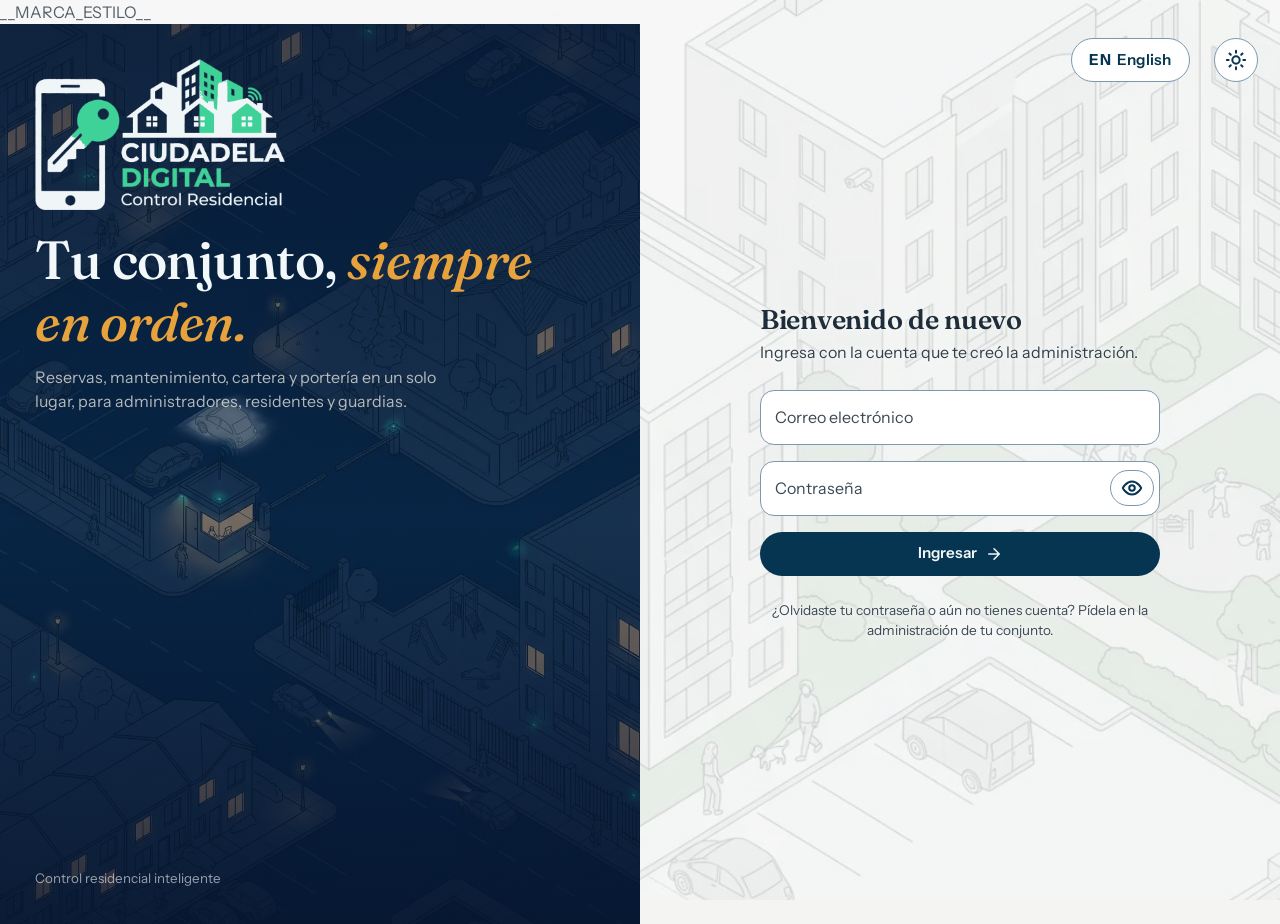
<file: frontend/index.html>
<!DOCTYPE html>
<html lang="es">
<head>
  <meta charset="UTF-8">
  <meta name="viewport" content="width=device-width, initial-scale=1, minimum-scale=1, maximum-scale=1, user-scalable=no, viewport-fit=cover">
  <title>__MARCA_NOMBRE__ · Administración de propiedad horizontal</title>
  <meta name="description" content="__MARCA_DESCRIPCION__">
  <meta name="marca" content="__MARCA_JSON__">
  <meta name="theme-color" content="__MARCA_COLOR_TEMA__">
  <link rel="icon" type="image/png" href="img/favicon.png">
  <link rel="apple-touch-icon" href="img/apple-touch-180.png">
  <link rel="manifest" href="manifest.webmanifest">
  <meta name="mobile-web-app-capable" content="yes">
  <meta name="apple-mobile-web-app-capable" content="yes">
  <meta name="apple-mobile-web-app-title" content="__MARCA_CORTO__">

  <link rel="preconnect" href="https://fonts.googleapis.com">
  <link rel="preconnect" href="https://fonts.gstatic.com" crossorigin>
  <!-- Fuentes sin bloquear el primer pintado: se piden como «preload» y js/fuentes.js las activa al llegar (el texto se ve ya con la fuente de respaldo).
       Sin JavaScript inline: la política de seguridad (CSP) solo permite scripts propios. -->
  <link rel="preload" as="style" href="https://fonts.googleapis.com/css2?family=Fraunces:opsz,wght@9..144,400..700&family=Instrument+Sans:wght@400..700&family=DM+Mono:wght@400;500&display=swap" id="fuentes-precarga">
  <noscript><link rel="stylesheet" href="https://fonts.googleapis.com/css2?family=Fraunces:opsz,wght@9..144,400..700&family=Instrument+Sans:wght@400..700&family=DM+Mono:wght@400;500&display=swap"></noscript>

  <link rel="stylesheet" href="estilos.css">
  <!-- v4.0 · Colores del cliente (white-label). Va DESPUÉS de estilos.css para ganarle; vacío si no hay MARCA_COLOR. -->
  __MARCA_ESTILO__
  <!-- Empieza a bajar lo que se necesita para arrancar, sin esperar a que el navegador descubra los imports -->
  <link rel="modulepreload" href="js/app.js">
  <link rel="modulepreload" href="js/ui.js">
  <link rel="modulepreload" href="js/api.js">
  <link rel="modulepreload" href="js/red.js">
  <link rel="modulepreload" href="js/offline.js">
  <link rel="modulepreload" href="js/almacen.js">
  <link rel="modulepreload" href="js/vistas/login.js">
  <!-- Se ejecuta antes de pintar para evitar el "parpadeo" blanco en modo oscuro -->
  <script src="js/tema.js"></script>
  <script src="js/fuentes.js" defer></script>
</head>
<body>
  <div class="ciudad" aria-hidden="true"></div>
  <div id="app" aria-live="polite"></div>
  <div id="toasts" role="status" aria-live="polite"></div>
  <dialog id="modal" class="modal"></dialog>

  <noscript><p style="padding:2rem;font-family:sans-serif">__MARCA_NOMBRE__ necesita JavaScript para funcionar.</p></noscript>
  <script type="module" src="js/app.js"></script>
</body>
</html>
</file>
<file: frontend/estilos.css>
/* ==========================================================================
   Ciudadela Digital · estilos
   Mobile-first: lo base es para celular; los @media (min-width) amplían.
   Paleta: 3 colores (bosque, arcilla, latón) + neutros cálidos.
   ========================================================================== */

:root {
  --bosque: #053550;
  --bosque-2: #1F5F82;
  --bosque-100: #DCEAF2;
  --arcilla: #C24A2E;
  --arcilla-ink: #A63C23;
  --arcilla-100: #F9E0D8;
  --laton: #E7A23C;
  --laton-100: #FBEBCB;

  --papel: #F4F5F3;
  --superficie: #FCFCFB;
  --tinta: #1E2D3A;
  --tinta-2: #33414D;               /* v4.9: antes #4F5F6B (5:1) → 8:1, para leerse bien con poca vista */
  --tinta-3: #3B4955;              /* v4.9: antes #53636F (4,8:1) → 7:1 */
  --linea: #DCE4E8;
  /* v3.2 · Tarjetas con color y borde propios: ya no se confunden con el fondo (instructor). El Residente y el Guardia las tiñen con su color. */
  --tarjeta: #DCE8F2; --tarjeta-borde: #7C98AF;
  --campo: #FFFFFF;                /* campos de texto y fichas que van DENTRO de una tarjeta: más claros para que resalten */

  --f-display: "Fraunces", Georgia, "Times New Roman", serif;
  --f-ui: "Instrument Sans", system-ui, -apple-system, "Segoe UI", sans-serif;
  --f-mono: "DM Mono", ui-monospace, Menlo, Consolas, monospace;

  --r-sm: 8px;
  --r: 14px;
  --r-lg: 22px;
  --sombra: 0 1px 2px rgba(26, 33, 30, .05), 0 8px 24px -12px rgba(26, 33, 30, .14);
  --sombra-alta: 0 2px 4px rgba(26, 33, 30, .06), 0 18px 40px -16px rgba(26, 33, 30, .28);
  --ease: cubic-bezier(.2, .8, .2, 1);
  --nav-h: 64px;
  --safe-b: env(safe-area-inset-bottom, 0px);
  --safe-t: env(safe-area-inset-top, 0px);

  /* Variables semánticas: el modo oscuro solo cambia estas, los componentes no se tocan. */
  color-scheme: light;
  --crema: #F2F7FA;               /* texto sobre superficies verde oscuro (siempre claro) */
  --menu: #07304A;          /* fondo del menú, login y tarjeta de cuenta */
  --primario: var(--bosque);      /* botones principales */
  --sobre-primario: #F2F7FA;
  --sobre-arcilla: #FFFFFF;
  --laton-ink: #7A5214;
  --tinta-fija: #10202B;          /* texto sobre latón (placas, avatar) */
  --esq-a: #E4EBEE; --esq-b: #F1F5F7;
  --ciudad-op: .55;
  --acento-rol: var(--laton);     /* indicador del menú, avatar: cambia por rol */
  --rol-rgb: 5, 53, 80;           /* color del rol en RGB para sombras y resaltes */
  --verde: #2FA84F; --verde-ink: #17702F; --verde-100: #DDF1DE;   /* éxito: verde «hoja», distinto del teal del Residente */
}

:root[data-tema="oscuro"] {
  color-scheme: dark;
  --bosque: #7DB9DC; --bosque-2: #5FA5CC; --bosque-100: #14305A;
  --arcilla: #F08A6C; --arcilla-ink: #F6A58E; --arcilla-100: #40241F;
  --laton: #F0B36B; --laton-100: #3A2C17; --laton-ink: #F3CB92;
  --papel: #081633; --superficie: #0F2146;
  --tinta: #D4DFEC; --tinta-2: #C1CEDF; --tinta-3: #B3C2D6; --linea: #1E3466;
  --tarjeta: #142852; --tarjeta-borde: #46689F; --campo: #0B1B3D;
  --menu: #06122B; --primario: #7DB9DC; --sobre-primario: #06122B; --sobre-arcilla: #2A100A;
  --esq-a: #12254C; --esq-b: #1B3263;
  --ciudad-op: .6;
  --rol-rgb: 125, 185, 220;
  --sombra: 0 1px 2px rgba(0, 0, 0, .3), 0 8px 24px -12px rgba(0, 0, 0, .5);
  --sombra-alta: 0 2px 4px rgba(0, 0, 0, .35), 0 18px 40px -16px rgba(0, 0, 0, .7);
  --verde: #5FD97F; --verde-ink: #7FE09B; --verde-100: #0E3A22;
}

*, *::before, *::after { box-sizing: border-box; }

/* ==========================================================================
   COLOR POR ROL  (<html data-rol="…"> lo pone app.js / tema.js)
   Administrador = azul marino (base de arriba). Residente = verde azulado (teal). Guardia = ámbar. Inquilino = violeta.
   v5.6 · Mantenimiento = naranja de obra (el técnico entra con un enlace, sin cuenta: ver el bloque «MANTENIMIENTO» al final de este archivo).
   Solo se redefinen las variables del color principal: los componentes no se tocan.
   ========================================================================== */
:root[data-rol="Residente"] {
  --bosque: #0A5C55; --bosque-2: #12786F; --bosque-100: #D6EFEC;
  --menu: #053B38; --primario: #0A5C55; --sobre-primario: #F2FAF8;
  --rol-rgb: 10, 92, 85;
  --tarjeta: #D8ECE9; --tarjeta-borde: #7FAAA3;
}
:root[data-rol="Residente"][data-tema="oscuro"] {
  --bosque: #72C5BC; --bosque-2: #4FB5AB; --bosque-100: #0F3A3A;
  --menu: #04201F; --primario: #72C5BC; --sobre-primario: #04241F;
  --rol-rgb: 114, 197, 188;
}
:root[data-rol="Guardia"] {
  --bosque: #8A5600; --bosque-2: #A56500; --bosque-100: #FBEACB;
  --menu: #4A3000; --primario: #8A5600; --sobre-primario: #FFF8E6;
  --acento-rol: #FFC93C;
  --rol-rgb: 138, 86, 0;
  --tarjeta: #F4E8C8; --tarjeta-borde: #BDA064;
}
:root[data-rol="Guardia"][data-tema="oscuro"] {
  --bosque: #F2B53D; --bosque-2: #E0A030; --bosque-100: #3A2A08;
  --menu: #241800; --primario: #F2B53D; --sobre-primario: #2A1A00;
  --acento-rol: #FFC93C;
  --rol-rgb: 242, 181, 61;
}
:root[data-rol="Inquilino"] {
  --bosque: #5B3F8C; --bosque-2: #6F52A3; --bosque-100: #E8E0F3;
  --menu: #2E1F4D; --primario: #5B3F8C; --sobre-primario: #F7F3FC;
  --rol-rgb: 91, 63, 140;
  --tarjeta: #E6DEF2; --tarjeta-borde: #A593C7;
}
:root[data-rol="Inquilino"][data-tema="oscuro"] {
  --bosque: #BBA6EA; --bosque-2: #A78BDF; --bosque-100: #2A1F4A;
  --menu: #1A1230; --primario: #BBA6EA; --sobre-primario: #1C1233;
  --rol-rgb: 187, 166, 234;
}
/* Insignia del rol junto al nombre */
.rol-insignia { display: inline-block; margin-top: 2px; padding: .06rem .55rem; border-radius: 999px; font-size: .72rem !important; font-weight: 600; letter-spacing: .02em;
  background: var(--bosque-100); color: var(--bosque) !important; }
:root[data-tema="oscuro"] .rol-insignia { color: var(--bosque) !important; }

html { -webkit-text-size-adjust: 100%; scroll-padding-top: 80px; }
/* Sin zoom con los dedos ni doble toque: solo se permite desplazar */
html, body { touch-action: pan-x pan-y; }
body {
  margin: 0;
  font-family: var(--f-ui);
  font-size: 1rem;
  line-height: 1.5;
  color: var(--tinta);
  background: var(--papel);
  transition: background-color .35s var(--ease), color .35s var(--ease);
  -webkit-font-smoothing: antialiased;
  overflow-x: hidden;
}
h1, h2, h3, p { margin: 0; }
input, select, textarea { max-width: 100%; min-width: 0; }
.grid > *, .card, .main { min-width: 0; max-width: 100%; }
h1, h2, h3 { font-family: var(--f-display); font-weight: 600; letter-spacing: -.01em; line-height: 1.15; }
button, input, select, textarea { font: inherit; color: inherit; }
button { cursor: pointer; }
img { max-width: 100%; display: block; }
a { color: inherit; }
:focus-visible { outline: 2px solid var(--laton); outline-offset: 2px; }
.sr-only { position: absolute; width: 1px; height: 1px; overflow: hidden; clip: rect(0 0 0 0); white-space: nowrap; }
.mono { font-family: var(--f-mono); }
.muted { color: var(--tinta-2); }
.small { font-size: .875rem; }

/* ---------- Fondo: ilustración isométrica (una por tema) ---------- */
.ciudad {
  position: fixed; inset: 0; z-index: 0; pointer-events: none; overflow: hidden;
  background: url("img/fondo-claro.webp") center top / cover no-repeat; opacity: var(--ciudad-op);
  transform-origin: 50% 30%; animation: deriva 70s ease-in-out infinite alternate;
  transition: opacity .35s;
}
:root[data-tema="oscuro"] .ciudad { background-image: url("img/fondo-oscuro.webp"); }
@keyframes deriva { from { transform: scale(1.02) translate3d(0, 0, 0); } to { transform: scale(1.09) translate3d(-1.2%, -1.5%, 0); } }
#app { position: relative; z-index: 1; }

/* ---------- Botones ---------- */
.btn {
  --bg: var(--primario); --fg: var(--sobre-primario);
  display: inline-flex; align-items: center; justify-content: center; gap: .5rem;
  min-height: 44px; padding: .6rem 1.1rem;
  border: 1px solid transparent; border-radius: 999px;
  background: var(--bg); color: var(--fg);
  font-weight: 600; font-size: .95rem; text-decoration: none; white-space: nowrap;
  transition: transform .2s var(--ease), box-shadow .2s var(--ease), background .2s;
  position: relative;
}
.btn:hover { transform: translateY(-1px); box-shadow: 0 8px 18px -8px rgba(var(--rol-rgb), .45); }
.btn:active { transform: translateY(0) scale(.97); box-shadow: none; }
.btn[disabled] { opacity: .5; pointer-events: none; }
.btn.arcilla { --bg: var(--arcilla); --fg: var(--sobre-arcilla); }
.btn.arcilla:hover { box-shadow: 0 8px 18px -8px rgba(194, 74, 46, .6); }
.btn.suave { --bg: transparent; --fg: var(--bosque); border-color: var(--linea); background: var(--superficie); }
.btn.suave:hover { border-color: var(--bosque); box-shadow: none; }
.btn.peligro { --bg: transparent; --fg: var(--arcilla-ink); border-color: var(--arcilla-100); }
.btn.peligro:hover { background: var(--arcilla-100); box-shadow: none; }
.btn.sm { min-height: 36px; padding: .35rem .85rem; font-size: .85rem; }
.btn.block { width: 100%; }
.btn.icono { width: 44px; padding: 0; }
.btn.loading { color: transparent; pointer-events: none; }
.btn.loading::after {
  content: ""; position: absolute; width: 18px; height: 18px; border-radius: 50%;
  border: 2px solid var(--fg); border-right-color: transparent; animation: giro .7s linear infinite;
}
@keyframes giro { to { transform: rotate(360deg); } }

/* ---------- Campos (etiqueta flotante) ---------- */
.field { position: relative; margin-bottom: 1rem; }
.field input, .field select, .field textarea {
  width: 100%; min-height: 52px; padding: 1.35rem .95rem .45rem;
  background: var(--campo); border: 1.5px solid var(--tarjeta-borde); border-radius: var(--r);
  font-size: 1rem; /* 16px evita el zoom automático en iOS */
  transition: border-color .2s, box-shadow .2s;
  appearance: none;
}
.field textarea { min-height: 110px; resize: vertical; }
.field select { background-image: url("data:image/svg+xml,%3Csvg xmlns='http://www.w3.org/2000/svg' width='12' height='8' fill='none' stroke='%2356615B' stroke-width='2'%3E%3Cpath d='m1 1 5 5 5-5'/%3E%3C/svg%3E"); background-repeat: no-repeat; background-position: right 1rem center; padding-right: 2.4rem; }
.field label {
  position: absolute; left: .95rem; top: .95rem; color: var(--tinta-3); pointer-events: none;
  transform-origin: left top; transition: transform .2s var(--ease), color .2s;
}
.field input:focus, .field select:focus, .field textarea:focus { outline: none; border-color: var(--bosque); box-shadow: 0 0 0 4px rgba(var(--rol-rgb), .14); }
.field input:focus + label, .field input:not(:placeholder-shown) + label,
.field textarea:focus + label, .field textarea:not(:placeholder-shown) + label,
.field select + label { transform: translateY(-.62rem) scale(.78); color: var(--tinta-2); }
.field.error input, .field.error textarea { border-color: var(--arcilla); }
.field .ayuda { font-size: .8rem; color: var(--tinta-3); margin: .3rem .2rem 0; }
.field .ayuda.err { color: var(--arcilla-ink); }
.field .lado { position: absolute; right: .4rem; top: 50%; transform: translateY(-50%); }
.fila-campos { display: grid; gap: 0 1rem; }

/* ---------- Tarjetas, insignias, chips ---------- */
.card {
  background: var(--superficie); border: 1px solid var(--linea); border-radius: var(--r-lg);
  padding: 1.1rem; box-shadow: var(--sombra);
}
@supports (background: color-mix(in srgb, red 50%, transparent)) {
  .card, .kpi:not(.destacado) { background: color-mix(in srgb, var(--superficie) 90%, transparent); -webkit-backdrop-filter: blur(8px); backdrop-filter: blur(8px); }
}
.card-titulo { display: flex; align-items: center; justify-content: space-between; gap: .75rem; margin-bottom: 1rem; flex-wrap: wrap; }
.card-titulo h2 { font-size: 1.2rem; }
.badge {
  display: inline-flex; align-items: center; gap: .35rem; padding: .18rem .6rem; border-radius: 999px;
  font-size: .78rem; font-weight: 600; white-space: nowrap; background: var(--papel); color: var(--tinta-2);
}
.badge::before { content: ""; width: 6px; height: 6px; border-radius: 50%; background: currentColor; }
.badge.bosque { background: var(--verde-100); color: var(--verde-ink); }
.badge.laton { background: var(--laton-100); color: var(--laton-ink); }
.badge.arcilla { background: var(--arcilla-100); color: var(--arcilla-ink); }
.badge.violeta { background: #E8E0F3; color: #4A2F7A; }
:root[data-tema="oscuro"] .badge.violeta { background: #2A1F4A; color: #CDBDF2; }
.badge.borde { background: transparent; box-shadow: inset 0 0 0 1.5px var(--bosque-2); color: var(--bosque-2); }

.chips { display: flex; flex-wrap: wrap; gap: .5rem; padding-bottom: .25rem; }
.chips::-webkit-scrollbar { display: none; }
.chip {
  flex: none; min-height: 38px; padding: .3rem .95rem; border-radius: 999px;
  border: 1px solid var(--linea); background: var(--superficie); color: var(--tinta-2); font-weight: 500; font-size: .9rem;
  transition: all .2s var(--ease);
}
.chip:hover { border-color: var(--bosque); }
.chip[aria-pressed="true"] { background: var(--primario); color: var(--sobre-primario); border-color: var(--primario); }
.chip .n { opacity: .6; margin-left: .35rem; font-variant-numeric: tabular-nums; }

/* ==========================================================================
   LOGIN
   ========================================================================== */
.login { min-height: 100svh; display: grid; grid-template-rows: auto 1fr; }
.login-marca {
  position: relative; overflow: hidden; background: var(--menu); color: var(--crema);
  padding: calc(1.25rem + var(--safe-t)) 1.4rem 1.6rem;
}
.login-marca .logo { color: var(--crema); }
.login-marca h1 { font-size: clamp(1.7rem, 7vw, 2.4rem); margin-top: 1.2rem; max-width: 15ch; font-weight: 500; }
.login-marca h1 em { font-style: italic; color: var(--laton); }
.login-marca p { margin-top: .8rem; color: rgba(245, 241, 232, .72); max-width: 38ch; display: none; }
.login-marca::before { content: ""; position: absolute; inset: 0; background: url("img/fondo-oscuro.webp") center / cover; opacity: .55; }
.login-marca::after { content: ""; position: absolute; inset: 0; background: linear-gradient(180deg, rgba(6, 18, 43, .55), rgba(6, 18, 43, .15) 55%, rgba(6, 18, 43, .75)); }
.login-marca > * { position: relative; z-index: 1; }
.login-form { display: grid; place-items: center; padding: 1.75rem 1.25rem calc(2rem + var(--safe-b)); }
.login-form form { width: 100%; max-width: 400px; }
.login-form h2 { font-size: 1.7rem; }
.login-form .sub { color: var(--tinta-2); margin: .35rem 0 1.6rem; }
.msg-error { background: var(--arcilla-100); color: var(--arcilla-ink); border-radius: var(--r); padding: .7rem .9rem; font-size: .9rem; margin-bottom: 1rem; }
.shake { animation: sacudir .4s var(--ease); }
@keyframes sacudir { 20%, 60% { transform: translateX(-6px); } 40%, 80% { transform: translateX(6px); } }
.nota-cierre { margin-top: 1.5rem; font-size: .85rem; color: var(--tinta-3); text-align: center; }

.logo { display: inline-flex; align-items: center; gap: .6rem; font-family: var(--f-display); font-weight: 600; font-size: 1.15rem; letter-spacing: -.01em; }
.logo svg { width: 32px; height: 32px; flex: none; }

/* ==========================================================================
   SHELL (barra lateral en escritorio / barra inferior en móvil)
   ========================================================================== */
.shell { min-height: 100svh; }
.sidebar {
  position: fixed; z-index: 30; left: 0; right: 0; bottom: 0;
  height: calc(var(--nav-h) + var(--safe-b)); padding-bottom: var(--safe-b);
  background: var(--menu); color: var(--crema);
  display: flex; box-shadow: 0 -8px 24px -12px rgba(0, 0, 0, .35);
}
.sidebar .logo { display: none; }
.nav { display: flex; flex: 1; overflow-x: auto; scrollbar-width: none; }
.nav::-webkit-scrollbar { display: none; }
.nav a {
  flex: 1 0 64px; display: flex; flex-direction: column; align-items: center; justify-content: center; gap: 2px;
  text-decoration: none; font-size: .78rem; font-weight: 500; color: rgba(245, 241, 232, .82);
  position: relative; transition: color .2s;
}
.nav a svg { width: 22px; height: 22px; transition: transform .25s var(--ease); }
.nav a:hover { color: var(--crema); }
.nav a[aria-current="page"] { color: var(--crema); }
.nav a[aria-current="page"] svg { transform: translateY(-2px); }
.nav a[aria-current="page"]::after { content: ""; position: absolute; top: 0; width: 28px; height: 3px; border-radius: 0 0 3px 3px; background: var(--acento-rol); }

.main { padding: calc(.9rem + var(--safe-t)) 1rem calc(var(--nav-h) + var(--safe-b) + 1.5rem); max-width: 1240px; margin: 0 auto; }
.topbar { display: flex; align-items: center; justify-content: space-between; gap: .75rem; margin-bottom: 1.25rem; }
.topbar .logo { color: var(--bosque); font-size: 1.05rem; }
.topbar .logo svg { width: 28px; height: 28px; }
.usuario-chip { display: flex; align-items: center; gap: .6rem; min-width: 0; }
.avatar {
  flex: none; width: 38px; height: 38px; border-radius: 50%; display: grid; place-items: center;
  background: var(--acento-rol); color: var(--tinta-fija); font-weight: 700; font-size: .85rem; letter-spacing: .02em;
}
.usuario-chip .datos { display: none; line-height: 1.2; min-width: 0; }
.usuario-chip .datos b { display: block; font-size: .9rem; overflow: hidden; text-overflow: ellipsis; white-space: nowrap; }
.usuario-chip .datos span { font-size: .78rem; color: var(--tinta-2); }

.pagina-cab { margin-bottom: 1.25rem; }
.pagina-cab .saludo { font-size: .85rem; color: var(--tinta-2); }
.pagina-cab h1 { font-size: clamp(1.7rem, 6vw, 2.5rem); font-weight: 500; }
.pagina-cab h1 em { font-style: italic; color: var(--bosque-2); }
.pagina-cab p { color: var(--tinta-2); margin-top: .35rem; max-width: 60ch; }
.vista { animation: entrar .45s var(--ease) both; }
@keyframes entrar { from { opacity: 0; transform: translateY(10px); } to { opacity: 1; transform: none; } }
.escalona > * { animation: entrar .5s var(--ease) both; }
.escalona > *:nth-child(2) { animation-delay: .05s; }
.escalona > *:nth-child(3) { animation-delay: .1s; }
.escalona > *:nth-child(4) { animation-delay: .15s; }
.escalona > *:nth-child(5) { animation-delay: .2s; }
.escalona > *:nth-child(6) { animation-delay: .25s; }

/* ---------- Rejillas ---------- */
.grid { display: grid; gap: 1rem; }
.grid.dos, .grid.lados { grid-template-columns: minmax(0, 1fr); }
.kpis { display: grid; grid-template-columns: repeat(2, minmax(0, 1fr)); gap: .75rem; margin-bottom: 1rem; }
.kpi { background: var(--superficie); border: 1px solid var(--linea); border-radius: var(--r); padding: .95rem 1rem; transition: transform .25s var(--ease), box-shadow .25s; }
.kpi:hover { transform: translateY(-3px); box-shadow: var(--sombra-alta); }
.kpi .et { font-size: .8rem; color: var(--tinta-2); }
.kpi .val { font-family: var(--f-display); font-size: 2rem; font-weight: 500; line-height: 1.1; margin-top: .25rem; font-variant-numeric: tabular-nums; }
.kpi.alerta .val { color: var(--arcilla-ink); }
.kpi.destacado { background: var(--menu); color: var(--crema); border-color: var(--menu); }
.kpi.destacado .et { color: rgba(245, 241, 232, .7); }

/* ---------- Listas ---------- */
.lista { display: grid; gap: .6rem; }
.item {
  display: grid; grid-template-columns: auto minmax(0, 1fr); gap: .4rem .9rem; align-items: center;
  padding: .8rem; border: 1px solid var(--linea); border-radius: var(--r); background: var(--superficie);
  transition: border-color .2s, transform .2s var(--ease);
}
.item:hover { border-color: var(--bosque-2); }
.item .fecha { width: 54px; text-align: center; padding: .35rem 0; border-radius: 12px; background: var(--bosque-100); color: var(--bosque); line-height: 1; }
.item .fecha b { display: block; font-family: var(--f-display); font-size: 1.5rem; font-weight: 600; }
.item .fecha span { font-size: .7rem; text-transform: uppercase; letter-spacing: .06em; font-weight: 600; }
.item.pasada { opacity: .6; }
.item .cuerpo { min-width: 0; }
.item .cuerpo b { display: block; overflow-wrap: anywhere; }
.item .cuerpo span { color: var(--tinta-2); font-size: .88rem; }
.item .acciones { grid-column: 1 / -1; display: flex; flex-wrap: wrap; gap: .5rem; align-items: center; }
.vacio { text-align: center; padding: 2.2rem 1rem; color: var(--tinta-2); }
.vacio svg { width: 44px; height: 44px; color: var(--tinta-3); margin-bottom: .5rem; }
.vacio b { display: block; font-family: var(--f-display); font-size: 1.15rem; color: var(--tinta); font-weight: 500; }

/* ---------- Esqueleto de carga ---------- */
.esq { border-radius: var(--r); background: linear-gradient(100deg, var(--esq-a) 30%, var(--esq-b) 50%, var(--esq-a) 70%); background-size: 300% 100%; animation: brillo 1.3s linear infinite; }
@keyframes brillo { to { background-position: -150% 0; } }

/* ---------- Tablas (en móvil se vuelven tarjetas) ---------- */
/* v5.0 · El ancho que cuenta es el del CONTENEDOR (la tarjeta), no el de la ventana: con el menú lateral y dos columnas, la tarjeta es mucho más angosta
   que la pantalla y la tabla aplastaba el texto hasta dejarlo letra por letra. Ahora: tarjetas (compacto) → tarjetas en 2 columnas (medio) → tabla (ancho).
   Si aun así algo no cupiera, la tarjeta se desplaza de lado: el texto nunca se aplasta. */
.tabla-wrap { margin: 0 -.1rem; container-type: inline-size; overflow-x: auto; }
.tabla { width: 100%; border-collapse: collapse; display: block; }
.tabla tbody { display: block; }
.tabla thead { display: none; }
.tabla tr { display: grid; grid-template-columns: minmax(0, 1fr) minmax(0, 1fr); gap: .5rem .75rem; padding: .9rem .2rem; border-bottom: 1px solid var(--linea); }
.tabla td { min-width: 0; font-size: .92rem; }
.tabla td[data-et]::before { content: attr(data-et); display: block; font-size: .72rem; color: var(--tinta-3); text-transform: uppercase; letter-spacing: .05em; font-weight: 600; }
.tabla td.ancho { grid-column: 1 / -1; }
.persona { display: flex; align-items: center; gap: .65rem; min-width: 0; }
.persona b { display: block; overflow-wrap: anywhere; }
.persona span { font-size: .82rem; color: var(--tinta-2); overflow-wrap: anywhere; }
.buscador { position: relative; flex: 1; min-width: 0; }
.buscador input { width: 100%; min-height: 44px; padding: .5rem 1rem .5rem 2.5rem; border-radius: 999px; border: 1.5px solid var(--tarjeta-borde); background: var(--campo); font-size: 1rem; }
.buscador input:focus { outline: none; border-color: var(--bosque); }
.buscador svg { position: absolute; left: .85rem; top: 50%; width: 18px; height: 18px; transform: translateY(-50%); color: var(--tinta-3); }
.barra { display: flex; flex-direction: column; gap: .75rem; margin-bottom: 1rem; }

/* ---------- Interruptor ---------- */
.switch { position: relative; width: 46px; height: 28px; flex: none; }
.switch input { position: absolute; inset: 0; opacity: 0; margin: 0; cursor: pointer; z-index: 1; }
.switch i { position: absolute; inset: 0; border-radius: 999px; background: var(--linea); transition: background .25s; }
.switch i::after { content: ""; position: absolute; top: 3px; left: 3px; width: 22px; height: 22px; border-radius: 50%; background: #fff; box-shadow: 0 1px 3px rgba(0, 0, 0, .25); transition: transform .3s var(--ease); }
.switch input:checked + i { background: var(--verde); }
.switch input:checked + i::after { transform: translateX(18px); }
.switch input:disabled { cursor: not-allowed; }
.switch input:disabled + i { opacity: .5; }

/* ---------- Reservas: zonas ---------- */
.zonas { display: grid; grid-template-columns: repeat(2, minmax(0, 1fr)); gap: .6rem; margin-bottom: 1rem; }
.zona { position: relative; text-align: left; padding: .8rem; border-radius: var(--r); border: 1.5px solid var(--linea); background: var(--superficie); transition: all .25s var(--ease); }
.zona b { display: block; font-family: var(--f-display); font-size: 1.02rem; font-weight: 600; }
.zona span { font-size: .78rem; color: var(--tinta-2); }
.zona:hover { border-color: var(--bosque-2); transform: translateY(-2px); }
.zona[aria-checked="true"] { border-color: var(--bosque); background: var(--bosque-100); box-shadow: inset 0 0 0 1px var(--bosque); }
.zona[aria-checked="true"]::after { content: ""; position: absolute; top: .6rem; right: .6rem; width: 10px; height: 10px; border-radius: 50%; background: var(--laton); box-shadow: 0 0 0 3px var(--bosque); animation: pop .3s var(--ease); }
@keyframes pop { from { transform: scale(0); } }
.aviso { display: flex; gap: .7rem; padding: .85rem 1rem; border-radius: var(--r); font-size: .9rem; margin-bottom: 1rem; align-items: flex-start; }
.aviso svg { flex: none; width: 20px; height: 20px; margin-top: 1px; }
.aviso.mora { background: var(--arcilla-100); color: var(--arcilla-ink); }
.aviso.ok { background: var(--verde-100); color: var(--verde-ink); }
.aviso a { font-weight: 600; }

/* ---------- Mantenimiento ---------- */
.drop { display: grid; place-items: center; gap: .3rem; text-align: center; padding: 1.2rem; border: 1.5px dashed var(--tinta-3); border-radius: var(--r); background: var(--papel); color: var(--tinta-2); transition: all .2s; cursor: pointer; margin-bottom: 1rem; min-height: 120px; }
.drop:hover, .drop.sobre { border-color: var(--bosque); background: var(--bosque-100); color: var(--bosque); }
.drop svg { width: 26px; height: 26px; }

/* Miniatura de foto de paquete (reemplaza el ícono de la caja) */
.paq-foto { width: 52px; height: 52px; flex: none; border: 0; padding: 0; border-radius: 12px; overflow: hidden; display: grid; place-items: center; background: var(--bosque-100); color: var(--bosque); cursor: pointer; }
.paq-foto img { width: 100%; height: 100%; object-fit: cover; }

/* Selector de foto (cámara + galería) */
.foto-sel { margin-bottom: 1rem; }
.foto-zona { display: grid; place-items: center; gap: .55rem; text-align: center; padding: 1rem; border: 1.5px dashed var(--tinta-3); border-radius: var(--r); background: var(--papel); color: var(--tinta-2); transition: border-color .2s, background .2s; min-height: 120px; }
.foto-zona.sobre { border-color: var(--bosque); background: var(--bosque-100); }
.foto-zona.procesando { opacity: .6; pointer-events: none; }
.foto-zona b { color: var(--tinta); }
.foto-zona img, .foto-video { width: 100%; max-height: 260px; border-radius: 10px; object-fit: cover; background: #000; }
.foto-acciones { display: flex; flex-wrap: wrap; gap: .5rem; justify-content: center; width: 100%; }
.foto-acciones .btn { flex: 1 1 130px; }
.foto-acciones .btn svg { width: 18px; height: 18px; }
.drop img { max-height: 160px; border-radius: 10px; object-fit: cover; }
.danios { display: grid; gap: 1rem; grid-template-columns: minmax(0, 1fr); }
.danio { overflow: hidden; padding: 0; display: flex; flex-direction: column; transition: transform .25s var(--ease), box-shadow .25s; }
.danio:hover { transform: translateY(-3px); box-shadow: var(--sombra-alta); }
.danio .foto { aspect-ratio: 16 / 9; background: var(--bosque-100); display: grid; place-items: center; color: var(--bosque-2); border: 0; padding: 0; width: 100%; overflow: hidden; }
.danio .foto img { width: 100%; height: 100%; object-fit: cover; transition: transform .5s var(--ease); }
.danio .foto:hover img { transform: scale(1.04); }
.danio .foto svg { width: 30px; height: 30px; opacity: .6; }
.danio .info { padding: 1rem; display: grid; gap: .6rem; }
.danio h3 { font-size: 1.1rem; overflow-wrap: anywhere; }
.danio p { color: var(--tinta-2); font-size: .92rem; overflow-wrap: anywhere; display: -webkit-box; -webkit-line-clamp: 3; -webkit-box-orient: vertical; overflow: hidden; }
.pasos { display: grid; grid-template-columns: repeat(4, minmax(0, 1fr)); gap: .25rem; margin-top: .2rem; }
.paso { background: none; border: 0; padding: .35rem 0; display: grid; justify-items: center; gap: .3rem; font-size: .68rem; color: var(--tinta-3); position: relative; line-height: 1.15; text-align: center; min-height: 44px; }
.paso::before { content: ""; position: absolute; top: 14px; left: -50%; width: 100%; height: 3px; background: var(--linea); z-index: 0; }
.paso:first-child::before { display: none; }
.paso i { position: relative; z-index: 1; width: 16px; height: 16px; border-radius: 50%; background: var(--linea); margin-top: 6px; transition: all .3s var(--ease); }
.paso.hecho { color: var(--verde-ink); }
.paso.hecho::before { background: var(--verde); }
.paso.hecho i { background: var(--verde); }
.paso.actual i { background: var(--laton); box-shadow: 0 0 0 4px var(--laton-100); transform: scale(1.15); }
.paso:disabled { cursor: default; }
.paso.actual.ok i { background: var(--verde); box-shadow: 0 0 0 4px var(--verde-100, rgba(46,125,50,.18)); }
/* v5.7 · revisión final del administrador (aprobar / devolver) */
.por-aprobar { display: grid; gap: .5rem; padding: .7rem .8rem; border-radius: var(--radio, 12px); background: var(--laton-100); border: 1px solid var(--laton); color: var(--tinta); }
.por-aprobar b { font-size: .88rem; }
button.paso:not(:disabled):hover i { transform: scale(1.3); }

/* ---------- Cartera ---------- */
.cuenta { background: var(--menu); color: var(--crema); border-radius: var(--r-lg); padding: 1.4rem 1.2rem; position: relative; overflow: hidden; }
.cuenta::after { content: ""; position: absolute; right: -60px; top: -60px; width: 200px; height: 200px; border-radius: 50%; border: 1.5px solid rgba(245, 241, 232, .14); box-shadow: 0 0 0 28px rgba(245, 241, 232, .04), 0 0 0 58px rgba(245, 241, 232, .03); pointer-events: none; }
.cuenta .et { font-size: .85rem; color: rgba(245, 241, 232, .7); }
.cuenta .monto { font-family: var(--f-display); font-size: clamp(2.3rem, 11vw, 3.4rem); font-weight: 500; line-height: 1.1; margin: .2rem 0 .8rem; font-variant-numeric: tabular-nums; overflow-wrap: anywhere; }
.cuenta .datos { display: flex; flex-wrap: wrap; gap: .5rem 1.5rem; font-size: .9rem; color: rgba(245, 241, 232, .8); }
.cuenta .badge { background: rgba(245, 241, 232, .14); color: var(--crema); }
.cuenta .badge.laton { background: var(--laton); color: var(--tinta-fija); }
.rapidos { display: flex; flex-wrap: wrap; gap: .5rem; margin: -.4rem 0 1rem; }
.pasarela { text-align: center; padding: 1rem 0 .5rem; }
.spinner { width: 54px; height: 54px; margin: 0 auto 1rem; border-radius: 50%; border: 3px solid var(--bosque-100); border-top-color: var(--bosque); animation: giro .8s linear infinite; }
.visto { width: 64px; height: 64px; margin: 0 auto 1rem; }
.visto circle { fill: var(--primario); transform-origin: center; animation: pop .4s var(--ease); }
.visto path { fill: none; stroke: var(--sobre-primario); stroke-width: 4; stroke-linecap: round; stroke-linejoin: round; stroke-dasharray: 40; stroke-dashoffset: 40; animation: trazo .5s .25s var(--ease) forwards; }
@keyframes trazo { to { stroke-dashoffset: 0; } }

/* ---------- Portería ---------- */
.placa { display: inline-flex; flex-direction: column; align-items: center; min-width: 118px; padding: .25rem .85rem .3rem; background: var(--laton); color: var(--tinta-fija); border-radius: 9px; border: 2px solid var(--tinta-fija); box-shadow: inset 0 0 0 2px rgba(255, 255, 255, .25); line-height: 1; animation: pop .35s var(--ease); }
.placa b { font-family: var(--f-mono); font-weight: 500; font-size: 1.55rem; letter-spacing: .1em; }
.placa small { font-size: .55rem; letter-spacing: .22em; font-weight: 700; margin-top: 2px; }
.placa.vacia { opacity: .45; }
.placa-vista { display: flex; justify-content: center; margin: .2rem 0 1.1rem; }
.vehiculo { display: grid; grid-template-columns: auto minmax(0, 1fr); gap: .6rem .9rem; align-items: center; padding: .8rem; border: 1px solid var(--linea); border-radius: var(--r); background: var(--superficie); }
.vehiculo .acciones { grid-column: 1 / -1; }
.vehiculo .placa { min-width: 104px; }
.vehiculo .placa b { font-size: 1.3rem; }

/* ---------- Toasts y modal ---------- */
#toasts { position: fixed; z-index: 100; left: 0; right: 0; bottom: calc(var(--nav-h) + var(--safe-b) + .75rem); display: grid; justify-items: center; gap: .5rem; padding: 0 1rem; pointer-events: none; }
.toast { pointer-events: auto; display: flex; align-items: center; gap: .6rem; max-width: min(440px, 100%); padding: .75rem 1rem; border-radius: 14px; background: var(--tinta); color: var(--papel); box-shadow: var(--sombra-alta); font-size: .92rem; animation: entrar .35s var(--ease) both; }
.toast svg { flex: none; width: 18px; height: 18px; color: var(--laton); }
.toast.error svg { color: #F0A28D; }
.toast.sale { opacity: 0; transform: translateY(8px); transition: all .3s; }
.modal { border: 0; padding: 0; background: var(--superficie); color: var(--tinta); width: 100%; max-width: 100%; max-height: 92svh; margin: auto 0 0; border-radius: var(--r-lg) var(--r-lg) 0 0; box-shadow: var(--sombra-alta); overflow: auto; }
.modal[open] { animation: subir .35s var(--ease); }
.modal::backdrop { background: rgba(20, 30, 26, .55); backdrop-filter: blur(3px); animation: velo .25s both; }
@keyframes subir { from { transform: translateY(40px); opacity: 0; } }
@keyframes velo { from { opacity: 0; } }
.modal-int { padding: 1.25rem 1.25rem calc(1.25rem + var(--safe-b)); }
.modal-cab { display: flex; justify-content: space-between; align-items: center; gap: 1rem; margin-bottom: 1rem; }
.modal-cab h2 { font-size: 1.3rem; }
.modal-pie { display: flex; flex-direction: column-reverse; gap: .6rem; margin-top: 1.25rem; }
.visor { max-width: 100%; border-radius: var(--r); }

/* ---------- Pantalla de error / carga ---------- */
.centro { min-height: 60svh; display: grid; place-items: center; text-align: center; color: var(--tinta-2); padding: 2rem; }
.arranque { min-height: 100svh; display: grid; place-items: center; }

/* ==========================================================================
   BREAKPOINTS (mobile-first)
   ========================================================================== */
@media (min-width: 480px) {
  .zonas { grid-template-columns: repeat(3, minmax(0, 1fr)); }
  .usuario-chip .datos { display: block; }
  .fila-campos { grid-template-columns: minmax(0, 1fr) minmax(0, 1fr); }
}

@media (min-width: 640px) {
  .main { padding-left: 1.5rem; padding-right: 1.5rem; }
  .kpis { grid-template-columns: repeat(3, minmax(0, 1fr)); }
  .danios { grid-template-columns: repeat(2, minmax(0, 1fr)); }
  .barra { flex-direction: row; align-items: center; justify-content: space-between; }
  .barra .buscador { max-width: 340px; }
  .modal { max-width: 520px; margin: auto; border-radius: var(--r-lg); }
  .modal-pie { flex-direction: row; justify-content: flex-end; }
  /* v5.0 · Antes: tres columnas «auto» → los botones se quedaban con todo el ancho y el texto con casi nada (una letra por línea).
     Ahora: fila que se acomoda sola. El texto tiene SIEMPRE un ancho mínimo (14 rem) y, si no caben los botones al lado, pasan a la línea de abajo. */
  .item, .vehiculo { display: flex; flex-wrap: wrap; }
  .item .cuerpo, .vehiculo .cuerpo { flex: 1 1 14rem; min-width: min(14rem, 100%); }
  .item .acciones, .vehiculo .acciones { flex: 0 1 auto; margin-left: auto; justify-content: flex-end; }
  .item .fecha, .vehiculo .placa { flex: none; }
  #toasts { bottom: calc(var(--nav-h) + var(--safe-b) + .75rem); }
}

/* Tablet vertical y horizontal */
@media (min-width: 768px) {
  .login { grid-template-rows: none; grid-template-columns: minmax(0, 1fr) minmax(0, 1fr); }
  .login-marca { display: flex; flex-direction: column; justify-content: space-between; padding: 2.2rem; min-height: 100svh; }
  .login-marca p { display: block; }
  .login-marca h1 { font-size: clamp(2.2rem, 4.2vw, 3.4rem); }
  .grid.dos { grid-template-columns: repeat(2, minmax(0, 1fr)); }
  /* v5.0 · la tabla ya no se decide aquí (por el ancho de la ventana) sino por el ancho de su tarjeta: ver «Tablas» al final del archivo. */
}

/* Escritorio: barra lateral */
@media (min-width: 1024px) {
  .shell { display: grid; grid-template-columns: 252px minmax(0, 1fr); }
  .sidebar { position: sticky; top: 0; height: 100svh; width: auto; flex-direction: column; padding: 1.5rem 1rem; box-shadow: none; }
  .sidebar .logo { display: inline-flex; color: var(--crema); margin: 0 .5rem 2rem; font-size: 1.2rem; }
  .nav { flex-direction: column; flex: 1; gap: .25rem; overflow: visible; }
  .nav a { flex: none; flex-direction: row; justify-content: flex-start; gap: .8rem; padding: .7rem .9rem; border-radius: 12px; font-size: .95rem; min-height: 46px; }
  .nav a svg { width: 20px; height: 20px; }
  .nav a:hover { background: rgba(245, 241, 232, .07); }
  .nav a:hover svg { transform: translateX(2px); }
  .nav a[aria-current="page"] { background: rgba(245, 241, 232, .12); }
  .nav a[aria-current="page"] svg { transform: none; color: var(--acento-rol); }
  .nav a[aria-current="page"]::after { top: 12px; bottom: 12px; left: -1rem; width: 4px; height: auto; border-radius: 0 4px 4px 0; }
  .topbar .logo { display: none; }
  .topbar { justify-content: flex-end; }
  .main { padding: 1.75rem 2.25rem 3rem; }
  .kpis { grid-template-columns: repeat(auto-fit, minmax(170px, 1fr)); }
  .grid.lados { grid-template-columns: minmax(300px, 380px) minmax(0, 1fr); align-items: start; }
  .grid.lados .sticky { position: sticky; top: 1.5rem; }
  .danios { grid-template-columns: repeat(3, minmax(0, 1fr)); }
  #toasts { bottom: 1.5rem; }
}

@media (min-width: 1440px) {
  .main { padding-left: 3rem; padding-right: 3rem; }
}

/* Celulares muy pequeños y modo horizontal bajo */
@media (max-width: 359px) {
  .kpis { grid-template-columns: minmax(0, 1fr); }
  .zonas { grid-template-columns: minmax(0, 1fr); }
  .nav a { flex-basis: 56px; font-size: .62rem; }
}
@media (max-height: 480px) and (orientation: landscape) {
  .login-marca { display: none; }
  .login { grid-template-columns: minmax(0, 1fr); }
}

/* Dispositivos táctiles: sin efectos hover pegajosos */
@media (hover: none) {
  .kpi:hover, .danio:hover, .zona:hover, .btn:hover { transform: none; box-shadow: inherit; }
}

/* Accesibilidad: respeta "reducir movimiento" */
@media (prefers-reduced-motion: reduce) {
  *, *::before, *::after { animation-duration: .01ms !important; animation-iteration-count: 1 !important; transition-duration: .01ms !important; }
}


/* ==========================================================================
   NUEVO: tema, pestañas, historial, cartelera
   ========================================================================== */
.topbar-acciones { display: flex; align-items: center; gap: .6rem; margin-left: auto; }
.btn-tema { position: relative; }
.btn-tema svg { transition: transform .5s var(--ease); }
.btn-tema:active svg { transform: rotate(90deg) scale(.85); }
.login-tema { position: absolute; top: calc(.9rem + var(--safe-t)); right: .9rem; z-index: 2; }
.login-form { position: relative; }

.tabs { display: inline-flex; padding: 4px; gap: 2px; border-radius: 999px; background: var(--linea); margin-bottom: 1.25rem; max-width: 100%; }
.tab { min-height: 40px; padding: .35rem 1.1rem; border: 0; border-radius: 999px; background: transparent; color: var(--tinta-2); font-weight: 600; font-size: .92rem; transition: all .25s var(--ease); }
.tab[aria-selected="true"] { background: var(--superficie); color: var(--tinta); box-shadow: var(--sombra); }

.filtros { display: grid; gap: .6rem; grid-template-columns: minmax(0, 1fr); margin-bottom: 1rem; }
.filtros .field { margin: 0; }
.filtros .field input { min-height: 48px; padding: 1.2rem .8rem .35rem; }
.filtros-fila { display: flex; flex-wrap: wrap; gap: .6rem; align-items: center; justify-content: space-between; margin-bottom: 1rem; }
.placa-mini { display: inline-block; padding: .08rem .5rem; border-radius: 6px; background: var(--laton); color: var(--tinta-fija); border: 1.5px solid var(--tinta-fija); font-family: var(--f-mono); font-weight: 500; letter-spacing: .08em; font-size: .95rem; }
.registro-por { font-size: .78rem; color: var(--tinta-3); display: block; }
.paginacion { display: flex; align-items: center; justify-content: space-between; gap: .75rem; margin-top: 1rem; flex-wrap: wrap; }
.paginacion .btn-grupo { display: flex; gap: .5rem; }

/* Cartelera */
.cartelera { display: grid; gap: 1rem; grid-template-columns: minmax(0, 1fr); }
.anuncio { --acento: var(--tinta-3); display: flex; flex-direction: column; gap: .7rem; position: relative; border-left: 4px solid var(--acento); }
.anuncio.t-Urgente { --acento: var(--arcilla); }
.anuncio.t-Reunion { --acento: var(--verde); }
.anuncio.t-Evento { --acento: var(--laton); }
.anuncio.t-Mantenimiento { --acento: var(--tinta-2); }
.anuncio.finalizado { opacity: .62; }
.anuncio h3 { font-size: 1.3rem; overflow-wrap: anywhere; }
.anuncio .texto { white-space: pre-wrap; overflow-wrap: anywhere; color: var(--tinta-2); }
.anuncio .cab { display: flex; align-items: center; justify-content: space-between; gap: .5rem; flex-wrap: wrap; }
.anuncio .meta { display: grid; gap: .3rem; font-size: .9rem; }
.anuncio .meta span { display: flex; align-items: center; gap: .5rem; }
.anuncio .meta svg { width: 16px; height: 16px; color: var(--acento); flex: none; }
.anuncio .pie { display: flex; align-items: center; gap: .6rem; flex-wrap: wrap; margin-top: auto; padding-top: .7rem; border-top: 1px dashed var(--linea); }
.anuncio .pie .autor { font-size: .8rem; color: var(--tinta-3); margin-right: auto; }
.btn.asistire[aria-pressed="true"] { --bg: var(--verde-100); --fg: var(--verde-ink); border-color: var(--verde); }
.pin { color: var(--laton); display: inline-flex; }
.pin svg { width: 18px; height: 18px; fill: currentColor; }
.anuncio-mini { display: grid; grid-template-columns: auto minmax(0, 1fr); gap: .75rem; align-items: center; padding: .7rem .8rem; border: 1px solid var(--linea); border-left: 4px solid var(--tinta-3); border-radius: var(--r); background: var(--superficie); text-decoration: none; transition: border-color .2s, transform .2s var(--ease); }
.anuncio-mini:hover { transform: translateX(3px); }
.anuncio-mini.t-Urgente { border-left-color: var(--arcilla); }
.anuncio-mini.t-Reunion { border-left-color: var(--verde); }
.anuncio-mini.t-Evento { border-left-color: var(--laton); }
.anuncio-mini b { display: block; overflow-wrap: anywhere; }
.anuncio-mini span { font-size: .85rem; color: var(--tinta-2); }
.lista-asistentes { list-style: none; margin: 0; padding: 0; display: grid; gap: .5rem; max-height: 50svh; overflow: auto; }
.lista-asistentes li { display: flex; align-items: center; gap: .7rem; }
.switch-fila { display: flex; align-items: center; gap: .75rem; margin: .25rem 0 1rem; font-size: .95rem; }

@media (min-width: 640px) {
  .filtros { grid-template-columns: repeat(2, minmax(0, 1fr)); }
}
@media (min-width: 768px) {
  .cartelera { grid-template-columns: repeat(2, minmax(0, 1fr)); }
}
@media (min-width: 1024px) {
  .filtros { grid-template-columns: minmax(0, 1.1fr) minmax(0, 1.1fr) minmax(0, 1fr) minmax(0, 1fr); }
  .login-tema { right: 1.4rem; }
  .topbar-acciones { margin-left: 0; }
}
@media (min-width: 1280px) {
  .cartelera { grid-template-columns: repeat(3, minmax(0, 1fr)); }
}


/* ==========================================================================
   NUEVO: logo, configuración, animaciones sutiles y preferencias
   ========================================================================== */
.logo-img { display: block; height: 34px; width: auto; flex: none; }
.logo .logo-texto { line-height: 1; }
.logo-completo { display: block; width: min(250px, 62%); height: auto; margin-bottom: .2rem; }
[data-tema="oscuro"] .logo-img.claro, .logo-img.crema { display: none; }
[data-tema="oscuro"] .logo-img.crema { display: block; }
.logo-img.crema.fija { display: block; }

.avatar-enlace { text-decoration: none; transition: transform .25s var(--ease), box-shadow .25s; }
.avatar-enlace:hover { transform: scale(1.08); box-shadow: 0 0 0 3px var(--laton-100); }

.ajustes { display: grid; gap: 1rem; grid-template-columns: minmax(0, 1fr); max-width: 760px; }
.perfil { display: flex; align-items: center; gap: 1rem; flex-wrap: wrap; }
.perfil .avatar { width: 64px; height: 64px; font-size: 1.4rem; }
.perfil h2 { font-size: 1.4rem; overflow-wrap: anywhere; }
.datos-perfil { display: grid; gap: .6rem 1.5rem; grid-template-columns: minmax(0, 1fr); margin-top: 1rem; }
.datos-perfil dt { font-size: .75rem; text-transform: uppercase; letter-spacing: .06em; color: var(--tinta-3); font-weight: 600; }
.datos-perfil dd { margin: 0; overflow-wrap: anywhere; }
.opcion { display: flex; align-items: center; justify-content: space-between; gap: 1rem; padding: .9rem 0; border-bottom: 1px solid var(--linea); }
.opcion:last-child { border-bottom: 0; padding-bottom: 0; }
.opcion .t b { display: block; }
.opcion .t span { font-size: .85rem; color: var(--tinta-2); }
.segmentado { display: inline-flex; padding: 3px; border-radius: 999px; background: var(--linea); flex: none; }
.segmentado button { min-height: 36px; padding: .25rem .8rem; border: 0; border-radius: 999px; background: transparent; color: var(--tinta-2); font-weight: 600; font-size: .85rem; display: inline-flex; align-items: center; gap: .35rem; transition: all .25s var(--ease); }
.segmentado button[aria-pressed="true"] { background: var(--superficie); color: var(--tinta); box-shadow: var(--sombra); }
.segmentado svg { width: 16px; height: 16px; }

/* Animaciones sutiles */
.lista > *, .cartelera > *, .danios > * { animation: entrar .45s var(--ease) both; }
.lista > *:nth-child(2), .cartelera > *:nth-child(2), .danios > *:nth-child(2) { animation-delay: .05s; }
.lista > *:nth-child(3), .cartelera > *:nth-child(3), .danios > *:nth-child(3) { animation-delay: .1s; }
.lista > *:nth-child(4), .cartelera > *:nth-child(4), .danios > *:nth-child(4) { animation-delay: .15s; }
.lista > *:nth-child(n+5), .cartelera > *:nth-child(n+5), .danios > *:nth-child(n+5) { animation-delay: .2s; }
.card, .item, .vehiculo { transition: border-color .25s, box-shadow .25s, transform .25s var(--ease), background-color .35s; }
.card:hover { box-shadow: var(--sombra-alta); }
.logo { transition: transform .3s var(--ease); }
.logo:hover { transform: translateX(2px); }
.badge.bosque::before { animation: latido 2.4s ease-in-out infinite; }
@keyframes latido { 50% { transform: scale(1.5); opacity: .55; } }
.nav a:hover svg { transform: translateY(-2px) scale(1.06); }
.toast { animation: resorte .45s cubic-bezier(.3, 1.4, .5, 1) both; }
@keyframes resorte { from { opacity: 0; transform: translateY(14px) scale(.96); } }

/* Preferencias del usuario (Configuración) */
html[data-fondo="off"] .ciudad { display: none; }
html[data-anim="off"] *, html[data-anim="off"] *::before, html[data-anim="off"] *::after { animation: none !important; transition: none !important; }
html[data-texto="grande"] { font-size: 112.5%; }
@media (min-width: 640px) { .datos-perfil { grid-template-columns: minmax(0, 1fr) minmax(0, 1fr); } }

/* ==========================================================================
   Fase 2 · Códigos QR y Comercio
   ========================================================================== */
.acciones-fila { display: flex; flex-wrap: wrap; gap: .5rem; align-items: center; margin-top: .8rem; }
.lista-pasos { margin: 0 0 .5rem; padding-left: 1.2rem; color: var(--tinta-2); display: grid; gap: .45rem; }
.etiqueta-seccion { font-size: .8rem; font-weight: 600; letter-spacing: .04em; text-transform: uppercase; color: var(--tinta-2); margin: 1.2rem 0 .5rem; }

/* El QR siempre va en negro sobre blanco (incluso en modo oscuro): así cualquier cámara lo lee. */
.qr-caja { position: relative; width: min(240px, 100%); aspect-ratio: 1; margin: 0 auto; padding: 10px; border-radius: var(--r); background: #fff; display: grid; place-items: center; box-shadow: 0 1px 0 rgba(0, 0, 0, .06); }
.qr-img { width: 100%; height: 100%; image-rendering: pixelated; opacity: 0; transition: opacity .3s var(--ease); }
.qr-caja.lista-qr .qr-img { opacity: 1; }
.qr-caja.lista-qr .spinner { display: none; }
.qr-caja .spinner { position: absolute; }

.carnet { background: var(--menu); color: var(--crema); border-radius: var(--r-lg); padding: 1.25rem; display: grid; gap: 1.1rem; box-shadow: var(--sombra-alta); position: relative; overflow: hidden; }
.carnet::after { content: ""; position: absolute; inset: auto -40px -60px auto; width: 180px; height: 180px; border-radius: 50%; background: radial-gradient(circle, rgba(231, 162, 60, .28), transparent 70%); pointer-events: none; }
.carnet-cab { display: flex; justify-content: center; }
.carnet-cab .logo-completo { width: min(210px, 70%); margin: 0; }
.carnet-datos { display: grid; gap: .15rem; text-align: center; }
.carnet-datos b { font-family: var(--f-display); font-size: 1.35rem; font-weight: 500; }
.carnet-datos span { color: rgba(242, 247, 250, .75); font-size: .92rem; }

.pase .acciones { display: flex; flex-wrap: wrap; gap: .5rem; align-items: center; }
.pase.apagado { opacity: .62; }
.pase-modal { display: grid; gap: 1rem; justify-items: center; }
.pase-datos { display: grid; gap: .4rem; justify-items: center; text-align: center; }
.pase-modal .acciones-fila { justify-content: center; }

/* ---- Escáner ---- */
.visor { position: relative; border-radius: var(--r); overflow: hidden; background: #000; aspect-ratio: 4 / 3; margin-bottom: .8rem; }
.visor[hidden] { display: none; }
.visor-video { width: 100%; height: 100%; object-fit: cover; display: block; }
.marco { position: absolute; inset: 14%; pointer-events: none; }
.marco i { position: absolute; width: 28px; height: 28px; border: 3px solid var(--laton); }
.marco i:nth-child(1) { top: 0; left: 0; border-right: 0; border-bottom: 0; border-top-left-radius: 8px; }
.marco i:nth-child(2) { top: 0; right: 0; border-left: 0; border-bottom: 0; border-top-right-radius: 8px; }
.marco i:nth-child(3) { bottom: 0; left: 0; border-right: 0; border-top: 0; border-bottom-left-radius: 8px; }
.marco i:nth-child(4) { bottom: 0; right: 0; border-left: 0; border-top: 0; border-bottom-right-radius: 8px; }
.resultado-hueco:not(:empty) { margin-top: 1rem; }
.resultado-qr { border-radius: var(--r); padding: 1rem; border: 1.5px solid; display: grid; gap: .5rem; animation: entrar .35s var(--ease) both; }
.resultado-qr.ok { background: var(--verde-100); border-color: var(--verde); color: var(--verde-ink); }
.resultado-qr.mal { background: var(--arcilla-100); border-color: var(--arcilla); color: var(--arcilla-ink); }
.resultado-qr .titulo { display: flex; align-items: center; gap: .5rem; font-family: var(--f-display); font-size: 1.2rem; }
.resultado-qr p { color: var(--tinta); }
.resultado-qr .detalle { display: grid; gap: .25rem; justify-items: start; color: var(--tinta); }
.resultado-qr .detalle span { color: var(--tinta-2); font-size: .9rem; }
.punto { width: 12px; height: 12px; border-radius: 50%; background: var(--verde); }
.punto.mal { background: var(--arcilla); }

/* ---- Comercio ---- */
.com-grid { display: grid; gap: 1rem; grid-template-columns: minmax(0, 1fr); margin-top: 1rem; }
.com-card { padding: 0; overflow: hidden; display: flex; flex-direction: column; }
.com-img { aspect-ratio: 16 / 9; background: var(--bosque-100); color: var(--bosque-2); display: grid; place-items: center; overflow: hidden; flex: none; }
.com-img svg { width: 34px; height: 34px; opacity: .55; }
.com-img img { width: 100%; height: 100%; object-fit: cover; }
.com-cuerpo { padding: 1rem 1.1rem 1.1rem; display: flex; flex-direction: column; gap: .5rem; flex: 1; }
.com-cuerpo h3 { font-size: 1.25rem; overflow-wrap: anywhere; }
.com-cuerpo .texto { color: var(--tinta-2); overflow-wrap: anywhere; white-space: pre-wrap; }
.com-cuerpo .btn { margin-top: auto; align-self: flex-start; }
.com-cab { display: flex; align-items: center; justify-content: space-between; gap: .5rem; flex-wrap: wrap; }
.com-precio { font-family: var(--f-display); font-weight: 500; color: var(--laton-ink); }
.com-mio { display: grid; grid-template-columns: minmax(0, 1fr); gap: 0; padding: 0; overflow: hidden; }
.com-mio .com-img { aspect-ratio: 21 / 9; }
.com-mio .cuerpo { padding: .9rem 1rem 1rem; display: grid; gap: .3rem; min-width: 0; }
.com-mio .cuerpo > b { overflow-wrap: anywhere; }

.planes { display: grid; gap: .6rem; grid-template-columns: minmax(0, 1fr); }
.plan { position: relative; cursor: pointer; }
.plan input { position: absolute; opacity: 0; inset: 0; cursor: pointer; }
.plan > span { display: grid; grid-template-columns: minmax(0, 1fr) auto; gap: 0 .75rem; align-items: baseline; padding: .8rem 1rem; border: 1.5px solid var(--linea); border-radius: var(--r); background: var(--superficie); transition: all .2s var(--ease); }
.plan small { color: var(--tinta-2); grid-column: 1; }
.plan em { grid-column: 2; grid-row: 1 / span 2; font-style: normal; font-family: var(--f-display); font-size: 1.2rem; color: var(--bosque); }
.plan input:checked + span { border-color: var(--bosque); background: var(--bosque-100); box-shadow: 0 0 0 3px rgba(var(--rol-rgb), .15); }
.plan input:focus-visible + span { outline: 2px solid var(--laton); outline-offset: 2px; }

@media (min-width: 640px) {
  .com-grid { grid-template-columns: repeat(2, minmax(0, 1fr)); }
  .planes { grid-template-columns: repeat(3, minmax(0, 1fr)); }
  .plan > span { grid-template-columns: minmax(0, 1fr); gap: .1rem; text-align: center; }
  .plan em { grid-column: 1; grid-row: auto; }
  .com-mio { grid-template-columns: 200px minmax(0, 1fr); }
  .com-mio .com-img { aspect-ratio: auto; min-height: 100%; }
}
@media (min-width: 1024px) {
  .com-grid { grid-template-columns: repeat(3, minmax(0, 1fr)); }
}

/* ---- Bloque 1: contraseña y auditoría ---- */
.modal-fijo .modal-cab button { display: none; }
.acciones-celda { display: flex; align-items: center; gap: .6rem; flex-wrap: wrap; }
.aud-item .cuerpo span { overflow-wrap: anywhere; }
.aud-ent { min-width: 84px; justify-content: center; }

/* ==========================================================================
   Bloque 2 · Visitantes autorizados, paquetes y emergencias
   ========================================================================== */
.ico-caja { width: 46px; height: 46px; border-radius: 14px; display: grid; place-items: center; background: var(--bosque-100); color: var(--bosque); flex: none; }
.ico-caja svg { width: 22px; height: 22px; }
.ico-caja.laton { background: var(--laton-100); color: var(--laton-ink); }
.item.apagado { opacity: .6; }
.item .cuerpo .doc { font-family: var(--f-mono, "DM Mono", monospace); font-size: .82rem; }
.resultado-busqueda { display: grid; gap: .6rem; margin-top: 1rem; }
.selector-lista { max-height: 190px; overflow-y: auto; display: grid; gap: .35rem; margin-bottom: 1rem; padding: .25rem; border: 1.5px solid var(--linea); border-radius: var(--r); }
.selector-lista button { text-align: left; border: 0; background: transparent; padding: .55rem .7rem; border-radius: 10px; min-height: 44px; color: var(--tinta); }
.selector-lista button:hover { background: var(--bosque-100); }
.selector-lista button[aria-checked="true"] { background: var(--primario); color: var(--sobre-primario); }
.selector-lista small { display: block; opacity: .75; }

.emergencias { display: grid; gap: .75rem; grid-template-columns: minmax(0, 1fr); }
.contacto { display: grid; grid-template-columns: minmax(0, 1fr) auto; gap: .5rem .9rem; align-items: center; padding: .9rem 1rem; border: 1px solid var(--linea); border-radius: var(--r); background: var(--superficie); }
.contacto .cuerpo b { display: block; overflow-wrap: anywhere; }
.contacto .cuerpo span { color: var(--tinta-2); font-size: .88rem; }
.contacto .llamar { min-height: 52px; padding: 0 1.1rem; font-size: 1.1rem; font-variant-numeric: tabular-nums; gap: .5rem; }
.contacto .admin-acc { grid-column: 1 / -1; display: flex; gap: .5rem; }
.contacto.principal { border-color: var(--arcilla); background: var(--arcilla-100); }
@media (min-width: 640px) { .emergencias { grid-template-columns: minmax(0, 1fr) minmax(0, 1fr); } }

/* ==========================================================================
   Bloque 3 · Campana, PQRS y documentos
   ========================================================================== */
.campana { position: relative; }
.campana .burbuja { position: absolute; top: 2px; right: 2px; min-width: 18px; height: 18px; padding: 0 4px; border-radius: 9px; background: var(--arcilla); color: var(--sobre-arcilla); font-size: .7rem; font-weight: 700; display: grid; place-items: center; line-height: 1; }
.notificaciones { display: grid; gap: .35rem; max-height: min(60vh, 460px); overflow-y: auto; }
.notif { display: flex; gap: .7rem; align-items: flex-start; text-align: left; width: 100%; padding: .75rem .8rem; border: 1px solid var(--linea); border-radius: var(--r); background: var(--superficie); min-height: 56px; }
.notif:hover { background: var(--bosque-100); }
.notif .punto { flex: none; width: 10px; height: 10px; margin-top: .4rem; border-radius: 50%; background: var(--arcilla); }
.notif.leida { opacity: .65; }
.notif.leida .punto { background: transparent; border: 1.5px solid var(--linea); }
.notif .txt { display: grid; gap: .1rem; min-width: 0; }
.notif .txt span { color: var(--tinta-2); font-size: .88rem; overflow-wrap: anywhere; }
.notif .txt small { color: var(--tinta-2); opacity: .8; }

/* v5.7 · avisos «por gestionar»: leído NO es gestionado. Se distinguen por color, ícono y texto (no solo por color). */
.campana .burbuja.pendiente { top: auto; bottom: 2px; background: var(--laton); color: #2b1d05; }
.campana.tiene-pendientes { box-shadow: inset 0 0 0 2px var(--laton); }
.notif-barra { margin-bottom: .6rem; }
.notif-barra:empty { display: none; }
.notif-fila { border: 1px solid var(--linea); border-radius: var(--r); background: var(--superficie); overflow: hidden; }
.notif-fila .notif { border: 0; border-radius: 0; background: transparent; }
.notif-fila.por-gestionar { border-left: 5px solid var(--laton); background: var(--laton-100); }
.notif-fila.por-gestionar .notif.leida { opacity: 1; }                       /* lo pendiente NUNCA se atenúa: así no se pierde de vista */
.notif-fila.por-gestionar .notif.leida .punto { border-color: var(--laton); }
.notif-fila.gestionada { border-left: 5px solid var(--verde); }
.notif-fila.gestionada .notif { opacity: .75; }
.notif-gestion { display: flex; flex-wrap: wrap; gap: .5rem; align-items: center; justify-content: space-between; padding: 0 .8rem .7rem 1.9rem; }
.gestion-chip { display: inline-flex; align-items: center; gap: .3rem; font-size: .75rem; font-weight: 700; padding: .2rem .6rem; border-radius: 999px; }
.gestion-chip.por { background: var(--laton-100); color: var(--laton-ink); border: 1px solid var(--laton); }
.gestion-chip.hecha { background: var(--verde-100); color: var(--verde-ink); }
.btn-enlace { background: none; border: 0; padding: .4rem .2rem; min-height: 44px; color: var(--primario); text-decoration: underline; cursor: pointer; font: inherit; font-size: .85rem; }
.por-gestionar-tarjeta { border-left: 5px solid var(--laton); margin-bottom: 1rem; }
.por-gestionar-tarjeta h2 { display: flex; align-items: center; gap: .4rem; }
.pqrs { padding: 1rem 0; border-bottom: 1px solid var(--linea); }
.pqrs:last-child { border-bottom: 0; }
.pqrs-cab { display: flex; justify-content: space-between; gap: .8rem; align-items: flex-start; margin-bottom: .4rem; }
.pqrs-cab b { overflow-wrap: anywhere; }
.texto-largo { white-space: pre-wrap; overflow-wrap: anywhere; }
.respuesta { margin-top: .7rem; padding: .8rem 1rem; border-left: 4px solid var(--bosque); background: var(--bosque-100); border-radius: 0 var(--r) var(--r) 0; }
.barra-mini { display: flex; gap: .6rem; align-items: center; flex-wrap: wrap; }
.field.archivo { display: grid; gap: .4rem; }
.field.archivo label.fija { position: static; transform: none; font-size: .85rem; color: var(--tinta-2); background: none; padding: 0; }

/* ==========================================================================
   Versión 2.7 · Navegación simple, «Más», calendario y política de datos
   ========================================================================== */
/* Celular: barra inferior con 5 botones (4 + «Más»). Escritorio: menú lateral completo. */
.nav-lateral { display: none; }
.nav-inferior a { flex: 1 1 0; min-width: 0; font-size: .75rem; padding: 0 2px; text-align: center; }
.nav-inferior a span { max-width: 100%; overflow: hidden; text-overflow: ellipsis; white-space: nowrap; }
.nav-inferior a svg { width: 24px; height: 24px; }
@media (min-width: 1024px) {
  .nav-lateral { display: flex; }
  .nav-inferior { display: none; }
}
@media (max-width: 359px) { .nav-inferior a { font-size: .68rem; flex-basis: 0; } }

/* Pantalla «Más» */
.mas-grupo { margin-bottom: 1.4rem; }
.mas-grupo h2 { font-size: 1rem; color: var(--tinta-2); font-family: var(--f-ui); font-weight: 600; margin-bottom: .6rem; }
.mas-rejilla { display: grid; gap: .7rem; grid-template-columns: repeat(2, minmax(0, 1fr)); }
.mas-tile { display: flex; flex-direction: column; align-items: center; justify-content: center; gap: .5rem; min-height: 104px; padding: .9rem .6rem; text-align: center;
  border: 1px solid var(--linea); border-radius: var(--r-lg); background: var(--superficie); color: var(--tinta); text-decoration: none; font-weight: 600; font-size: 1rem; line-height: 1.2; }
.mas-tile svg { width: 30px; height: 30px; color: var(--ico-tint, var(--bosque)); }
.mas-tile:active { background: var(--bosque-100); }
.mas-salir { margin-top: .5rem; }
@media (min-width: 640px) { .mas-rejilla { grid-template-columns: repeat(3, minmax(0, 1fr)); } }

/* Calendario de reservas */
.paso-titulo { font-weight: 600; margin: 1.1rem 0 .55rem; text-align: left; }
.paso-titulo:first-of-type { margin-top: .4rem; }
.calendario { border: 1.5px solid var(--linea); border-radius: var(--r); padding: .7rem; background: var(--superficie); }
.cal-cab { display: flex; align-items: center; justify-content: space-between; gap: .5rem; margin-bottom: .6rem; }
.cal-titulo { text-transform: capitalize; font-size: 1.05rem; }
.cal-nav { min-width: 44px; min-height: 44px; }
.cal-nav.izq svg { transform: rotate(180deg); }
.cal-nav:disabled { opacity: .35; }
.cal-rejilla { display: grid; grid-template-columns: repeat(7, minmax(0, 1fr)); gap: 4px; }
.cal-sem { text-align: center; font-size: .75rem; font-weight: 600; color: var(--tinta-3); padding-bottom: .2rem; }
.cal-dia { min-height: 44px; border: 1.5px solid transparent; border-radius: 12px; background: var(--papel); color: var(--tinta); font-weight: 600; font-size: 1rem; font-variant-numeric: tabular-nums; position: relative; }
.cal-dia.hoy { border-color: var(--bosque); }
.cal-dia.pasado { background: transparent; color: var(--tinta-3); font-weight: 400; opacity: .55; }
.cal-dia.ocupado { background: var(--arcilla-100); color: var(--arcilla-ink); text-decoration: line-through; }
.cal-dia.espera { background: var(--laton-100); color: var(--laton-ink); }
.cal-dia.espera::after { content: ""; position: absolute; right: 6px; top: 6px; width: 6px; height: 6px; border-radius: 50%; background: currentColor; }
.cal-dia.elegido { background: var(--primario); color: var(--sobre-primario); border-color: var(--primario); }
.cal-leyenda { display: flex; flex-wrap: wrap; gap: .4rem .9rem; margin-top: .7rem; font-size: .8rem; color: var(--tinta-2); }
.cal-leyenda .l::before { content: ""; display: inline-block; width: 12px; height: 12px; border-radius: 4px; margin-right: .35rem; vertical-align: -1px; background: var(--papel); border: 1px solid var(--linea); }
.cal-leyenda .l.ocupado::before { background: var(--arcilla-100); border-color: var(--arcilla); }
.cal-leyenda .l.espera::before { background: var(--laton-100); border-color: var(--laton); }
.cal-elegida { margin: .9rem 0; padding: .6rem .8rem; border-radius: var(--r); background: var(--bosque-100); font-weight: 600; }

/* Política de datos */
.politica { max-height: min(62vh, 520px); overflow-y: auto; padding-right: .3rem; }
.pol-punto { margin-bottom: .9rem; }
.pol-punto p { color: var(--tinta-2); font-size: .95rem; }
.pol-check { display: flex; gap: .7rem; align-items: flex-start; padding: .8rem; border: 1.5px solid var(--linea); border-radius: var(--r); font-weight: 600; cursor: pointer; }
.pol-check input { width: 24px; height: 24px; flex: none; margin-top: 1px; accent-color: var(--bosque); }

/* Pestañas que caben en celulares angostos */
.tabs { overflow-x: auto; scrollbar-width: none; }
.tabs::-webkit-scrollbar { display: none; }
.tab { white-space: nowrap; }
@media (max-width: 479px) { .tab { padding: .35rem .75rem; font-size: .88rem; } }

/* Pantallas táctiles: botones pequeños más grandes (mínimo 44 px) para dedos de cualquier edad */
@media (hover: none) and (pointer: coarse) {
  .btn.sm { min-height: 44px; padding: .45rem 1rem; font-size: .9rem; }
  .chip { min-height: 44px; }
}

/* ==========================================================================
   ASISTENTE DE IA (v2.9) · solo borradores
   ========================================================================== */
.asistente-caja { margin-bottom: 1rem; }
.asistente-caja:empty { display: none; }
.aviso-ia {
  display: flex; gap: .6rem; align-items: flex-start; margin: .6rem 0 1rem; padding: .7rem .85rem;
  border-radius: var(--r-sm); background: var(--bosque-100); color: var(--tinta-2); font-size: .875rem; line-height: 1.4;
}
.aviso-ia svg { flex: none; margin-top: .1rem; }
.aviso-ia.error, .aviso-ia.peligro { background: var(--arcilla-100); color: var(--arcilla-ink); }
.aviso-ia.ok { background: var(--verde-100); color: var(--verde-ink); }
.asistente-pie { display: flex; justify-content: space-between; gap: 1rem; margin: -.4rem 0 .5rem; }
.asistente-res { margin-top: .75rem; display: grid; gap: .5rem; }
.asistente-res:empty { display: none; }
.borrador { border: 1px dashed var(--bosque); border-radius: var(--r); padding: .9rem 1rem; background: var(--superficie); }
.borrador h3 { margin: .55rem 0 0; font-size: 1.05rem; }
.borrador p { margin: .4rem 0 0; white-space: pre-wrap; color: var(--tinta-2); }
.asistente-fila {
  display: flex; justify-content: space-between; align-items: center; gap: .75rem; min-height: 48px; padding: .6rem .8rem;
  border: 1px solid var(--linea); border-radius: var(--r-sm); background: var(--superficie); color: inherit; text-decoration: none;
}
.asistente-fila div { display: grid; gap: .1rem; }
.asistente-panel { border: 1px solid var(--linea); border-radius: var(--r); padding: 0 .9rem .8rem; margin-bottom: 1rem; background: var(--superficie); }
.asistente-panel summary { display: flex; align-items: center; gap: .5rem; min-height: 48px; cursor: pointer; font-weight: 600; color: var(--bosque); }
.asistente-panel[open] summary { margin-bottom: .25rem; }

/* ============================================================
   VERSIÓN 3.1 — sin conexión, votaciones y avisos
   ============================================================ */
.toast.aviso svg { color: var(--laton); }

/* Franja de estado de la conexión (sobre la barra superior) */
.banner-red { display: flex; align-items: center; justify-content: center; gap: .75rem; flex-wrap: wrap; padding: .5rem 1rem; background: var(--laton-100); color: var(--tinta); font-size: .88rem; border-bottom: 1px solid var(--linea); }
.banner-red.sin-red { background: var(--tinta); color: var(--papel); }
.banner-red .txt { display: inline-flex; align-items: center; gap: .45rem; }
.banner-red .txt svg { width: 16px; height: 16px; flex: none; }
/* v4.2 · Registros sin enviar (portería offline): ámbar fuerte + punto que late + texto. Nunca depende solo del color. */
.banner-red.pendiente:not(.sin-red) { background: var(--laton); color: var(--tinta-fija); border-bottom: 2px solid var(--laton-ink); font-weight: 500; }
.banner-red.pendiente:not(.sin-red) .btn { background: var(--tinta-fija); color: var(--laton); border-color: transparent; }
.punto-alerta { width: .7rem; height: .7rem; border-radius: 50%; background: currentColor; flex: none; animation: latido 1.2s ease-in-out infinite; }
.chip-pendiente { display: inline-flex; align-items: center; gap: .45rem; padding: .18rem .7rem; border-radius: 999px; background: var(--laton); color: var(--tinta-fija); font-weight: 700; }
@keyframes latido { 0%, 100% { opacity: 1; transform: scale(1); } 50% { opacity: .3; transform: scale(.75); } }
.banner-red[hidden] { display: none; }
.sin-conexion { text-align: center; max-width: 26rem; display: grid; gap: .9rem; justify-items: center; padding: 1.5rem; }
.sin-conexion svg { color: var(--tinta-3); }

/* Aviso de votaciones pendientes en el inicio */
.aviso-votacion { display: flex; align-items: center; gap: .9rem; padding: .9rem 1.1rem; margin-bottom: 1rem; border-radius: var(--r); background: var(--laton-100); color: var(--tinta); text-decoration: none; border: 1px solid var(--laton); }
.aviso-votacion span { flex: 1; display: grid; gap: .15rem; }
.aviso-votacion small { color: var(--tinta-2); }
.aviso-votacion:hover { filter: brightness(.98); }

/* Votaciones */
.lista-votaciones { display: grid; gap: 1rem; }
.votacion.terminada { opacity: .92; }
.votacion .card-titulo { align-items: flex-start; gap: .75rem; }
.votacion .card-titulo h2 { font-size: 1.1rem; }
.opciones-voto { display: grid; gap: .5rem; margin: .9rem 0; }
.grupo-radio { display: grid; gap: .5rem; }
.opcion-voto { display: flex; align-items: center; gap: .75rem; min-height: 48px; width: 100%; -webkit-tap-highlight-color: transparent; text-align: left; padding: .8rem 1rem; border-radius: var(--r); border: 1.5px solid var(--linea); background: var(--superficie); color: var(--tinta); font: inherit; cursor: pointer; transition: border-color .15s, background .15s; }
.opcion-voto:hover { border-color: var(--bosque); }
.opcion-voto .marca { flex: 0 0 auto; width: 22px; height: 22px; border-radius: 50%; border: 2px solid var(--linea); background: var(--superficie); display: grid; place-items: center; transition: border-color .15s; }
.opcion-voto[aria-checked="true"] .marca { border-color: var(--primario); }
.opcion-voto[aria-checked="true"] .marca::after { content: ""; width: 10px; height: 10px; border-radius: 50%; background: var(--primario); }
.opcion-voto:focus-visible { outline: 2px solid var(--primario); outline-offset: 2px; }
.opcion-voto[aria-checked="true"] { border-color: var(--primario); background: var(--bosque-100); font-weight: 600; }
.fila-opcion { display: flex; gap: .5rem; align-items: center; }
.fila-opcion input { flex: 1; min-width: 0; }
.resultado-op { display: grid; gap: .3rem; }
.resultado-op .fila { display: flex; justify-content: space-between; gap: 1rem; font-size: .95rem; }
.resultado-op .fila span { color: var(--tinta-2); font-variant-numeric: tabular-nums; }
.barra-progreso { height: 8px; border-radius: 99px; background: var(--linea); overflow: hidden; }
.barra-progreso i { display: block; height: 100%; background: var(--bosque-2); border-radius: 99px; transition: width .5s var(--ease, ease); }
.resultado-op.gana .barra-progreso i { background: var(--primario); }
.participacion { display: grid; gap: .3rem; margin: .6rem 0 .2rem; }
.acciones-fila { display: flex; gap: .5rem; flex-wrap: wrap; margin-top: .8rem; }
.check { display: flex; gap: .7rem; align-items: flex-start; margin-top: .8rem; cursor: pointer; }
.check input { margin-top: .25rem; }
.check span { display: grid; gap: .1rem; }
.check small { color: var(--tinta-3); font-size: .82rem; }
.lista-simple { margin: .4rem 0 0 1.1rem; padding: 0; display: grid; gap: .2rem; font-size: .92rem; }

/* ==========================================================================
   VERSIÓN 3.2 — Tarjetas con color y borde propios
   Observación del instructor: en modo claro las tarjetas eran casi blancas sobre un fondo casi blanco.
   Ahora cada tarjeta tiene un tono suave del color del rol y un borde de 1.5px bien marcado (claro y oscuro).
   Para cambiar el look basta tocar --tarjeta, --tarjeta-borde y --campo (arriba, en :root).
   ========================================================================== */
.card, .kpi:not(.destacado), .item, .vehiculo, .zona, .anuncio-mini, .contacto, .notif, .plan > span, .calendario, .borrador,
.asistente-panel, .asistente-fila, .mas-tile {
  background: var(--tarjeta); border: 1.5px solid var(--tarjeta-borde);
  -webkit-backdrop-filter: none; backdrop-filter: none;      /* sin transparencia: el contraste con el fondo es el que se ve */
}
.card, .kpi:not(.destacado), .vehiculo, .contacto, .mas-tile { box-shadow: 0 1px 2px rgba(var(--rol-rgb), .10), 0 8px 20px -12px rgba(var(--rol-rgb), .35); }
:root[data-tema="oscuro"] .card, :root[data-tema="oscuro"] .kpi:not(.destacado) { box-shadow: var(--sombra); }
.modal { background: var(--tarjeta); box-shadow: 0 0 0 1.5px var(--tarjeta-borde), var(--sombra-alta); }
/* Fichas internas (fecha, iconos, respuestas, avisos): más claras que la tarjeta, para que no se pierdan en ella */
.item .fecha, .ico-caja, .respuesta, .cal-elegida, .aviso-ia:not(.error):not(.peligro), .com-img, .danio .foto {
  background: var(--campo); box-shadow: inset 0 0 0 1px var(--tarjeta-borde);
}
.item:hover, .zona:hover, .mas-tile:hover { border-color: var(--bosque-2); }

/* ==========================================================================
   VERSIÓN 3.2 — Chat «Ciudabot»
   ========================================================================== */
.chat-fab {
  position: fixed; z-index: 40; right: 1rem; bottom: calc(var(--nav-h) + var(--safe-b) + 1rem);
  display: inline-flex; align-items: center; justify-content: center; gap: .6rem; height: 58px; min-width: 58px; padding: 0 1rem;
  border: 0; border-radius: 999px; cursor: pointer; font: inherit; font-weight: 600; font-size: .95rem;
  background: linear-gradient(135deg, var(--primario), var(--bosque-2)); color: var(--sobre-primario);
  box-shadow: 0 12px 28px -8px rgba(var(--rol-rgb), .7), 0 2px 6px rgba(0, 0, 0, .22);
  transition: transform .25s var(--ease), box-shadow .25s, opacity .2s;
  animation: chat-fab-in .5s var(--ease) .3s both;
  -webkit-tap-highlight-color: transparent;
}
.chat-fab::after { content: ""; position: absolute; inset: 0; border-radius: inherit; pointer-events: none; animation: chat-pulso 2.6s ease-out 1.2s 3; }
.chat-fab:hover { transform: translateY(-2px) scale(1.03); }
.chat-fab:active { transform: scale(.96); }
.chat-fab.oculto { opacity: 0; transform: scale(.6); pointer-events: none; }
.chat-fab-texto { display: none; }

.chat-panel {
  position: fixed; z-index: 45; top: calc(var(--safe-t) + .5rem); bottom: calc(var(--safe-b) + .5rem); left: .5rem; right: .5rem;
  display: grid; grid-template-rows: auto minmax(0, 1fr) auto auto; overflow: hidden;
  background: var(--tarjeta); color: var(--tinta); border: 1.5px solid var(--tarjeta-borde); border-radius: var(--r-lg);
  box-shadow: var(--sombra-alta), 0 0 0 100vmax rgba(8, 18, 36, .0); transform-origin: bottom right;
  animation: chat-entra .34s var(--ease) both;
}
.chat-panel[hidden] { display: none; }

.chat-cab {
  display: flex; align-items: center; gap: .7rem; padding: .8rem .85rem; color: var(--crema);
  background: radial-gradient(120% 160% at 100% 0%, rgba(var(--rol-rgb), .4), transparent 60%), var(--menu);
}
.chat-logo { flex: none; width: 42px; height: 42px; border-radius: 50%; display: grid; place-items: center; color: var(--laton);
  background: rgba(255, 255, 255, .12); box-shadow: inset 0 0 0 1px rgba(255, 255, 255, .25); }
.chat-titulo { flex: 1; min-width: 0; display: grid; line-height: 1.2; }
.chat-titulo b { font-family: var(--f-display); font-size: 1.12rem; font-weight: 600; }
.chat-sub { display: flex; align-items: center; gap: .4rem; font-size: .76rem; opacity: .9; white-space: nowrap; overflow: hidden; text-overflow: ellipsis; }
.chat-sub::before { content: ""; flex: none; width: 7px; height: 7px; border-radius: 50%; background: #5FD97F; box-shadow: 0 0 0 3px rgba(95, 217, 127, .25); }
.chat-ico { flex: none; width: 40px; height: 40px; display: grid; place-items: center; border: 0; border-radius: 50%; background: transparent; color: inherit; cursor: pointer; transition: background .2s; }
.chat-ico:hover { background: rgba(255, 255, 255, .15); }

.chat-cuerpo { overflow-y: auto; overscroll-behavior: contain; padding: 1rem .85rem; display: grid; gap: .75rem; align-content: start; background: var(--papel); }
.chat-msg { display: flex; align-items: flex-end; gap: .5rem; min-width: 0; animation: chat-msg-in .32s var(--ease) both; }
.chat-msg.usuario { justify-content: flex-end; }
.chat-avatar { flex: none; width: 28px; height: 28px; border-radius: 50%; display: grid; place-items: center; background: var(--bosque-100); color: var(--bosque); box-shadow: inset 0 0 0 1px var(--tarjeta-borde); }
.chat-burbuja { min-width: 0; max-width: 88%; padding: .65rem .85rem; border-radius: 16px; font-size: .95rem; line-height: 1.45; overflow-wrap: anywhere; }
.chat-burbuja p { margin: 0; }
.chat-burbuja p + p { margin-top: .45rem; }
.chat-msg.bot .chat-burbuja { background: var(--campo); border: 1.5px solid var(--tarjeta-borde); border-bottom-left-radius: 5px; }
:root[data-tema="oscuro"] .chat-msg.bot .chat-burbuja { background: var(--tarjeta); }
.chat-msg.usuario .chat-burbuja { background: var(--primario); color: var(--sobre-primario); border-bottom-right-radius: 5px; font-weight: 500; }
.chat-msg.bot.error .chat-burbuja { background: var(--arcilla-100); color: var(--arcilla-ink); border-color: transparent; }
.chat-escribiendo .chat-burbuja { display: flex; gap: 5px; align-items: center; padding: .85rem 1rem; }
.chat-escribiendo i { width: 7px; height: 7px; border-radius: 50%; background: var(--tinta-3); animation: chat-punto 1.2s ease-in-out infinite; }
.chat-escribiendo i:nth-child(2) { animation-delay: .15s; }
.chat-escribiendo i:nth-child(3) { animation-delay: .3s; }

.chat-chips { display: flex; flex-wrap: wrap; gap: .45rem; padding-left: 2.1rem; animation: chat-msg-in .4s var(--ease) .1s both; }
.chat-chip {
  min-height: 38px; padding: .4rem .85rem; border: 1.5px solid var(--bosque-2); border-radius: 999px; cursor: pointer; text-align: left;
  background: var(--campo); color: var(--bosque); font: inherit; font-size: .86rem; font-weight: 600; transition: background .2s, transform .2s var(--ease);
}
.chat-chip:hover { background: var(--bosque-100); }
.chat-chip:active { transform: scale(.97); }
.chat-accion { margin-top: .65rem; min-height: 42px; gap: .4rem; font-size: .9rem; }
.chat-solicitudes { display: grid; gap: .4rem; margin-top: .55rem; }
/* v5.7 · tabla de datos reales dentro del chat (se desplaza a los lados si no cabe, sin ensanchar la burbuja) */
.chat-tabla { margin: .65rem 0 .15rem; padding: .7rem; border-radius: 12px; background: var(--tarjeta); box-shadow: inset 0 0 0 1px var(--tarjeta-borde); }
.chat-tabla figcaption { display: flex; justify-content: space-between; gap: .5rem; align-items: baseline; font-size: .84rem; margin-bottom: .45rem; }
.chat-tabla figcaption span { color: var(--tinta-2); font-size: .78rem; }
.chat-tabla-scroll { overflow-x: auto; -webkit-overflow-scrolling: touch; }
.chat-tabla table { width: 100%; border-collapse: collapse; font-size: .8rem; }
.chat-tabla th, .chat-tabla td { padding: .35rem .5rem; text-align: left; white-space: nowrap; border-bottom: 1px solid var(--tarjeta-borde); }
.chat-tabla thead th { font-size: .72rem; text-transform: uppercase; letter-spacing: .03em; color: var(--tinta-2); }
.chat-tabla tbody th { font-weight: 700; }
.chat-tabla small { display: block; margin-top: .4rem; color: var(--tinta-2); }

.chat-grafico { margin: .65rem 0 .15rem; padding: .7rem .7rem .55rem; border-radius: 12px; background: var(--tarjeta); box-shadow: inset 0 0 0 1px var(--tarjeta-borde); }
.chat-grafico figcaption { display: flex; justify-content: space-between; gap: .5rem; align-items: baseline; font-size: .84rem; }
.chat-grafico figcaption span { color: var(--tinta-2); font-size: .78rem; }
.chat-grafico .barras { display: grid; grid-template-columns: repeat(7, minmax(0, 1fr)); gap: .35rem; align-items: end; height: 112px; margin-top: .5rem; }
.chat-grafico .col { display: flex; flex-direction: column; justify-content: flex-end; align-items: center; gap: 3px; height: 100%; }
.chat-grafico .barra { display: block; width: 100%; max-width: 28px; height: max(4px, calc(var(--r, 0) * 62px)); border-radius: 7px 7px 3px 3px; background: var(--bosque-2); opacity: .55;
  animation: chat-crece .7s var(--ease) both; animation-delay: calc(var(--i, 0) * 50ms + .15s); }
.chat-grafico .top .barra { opacity: 1; background: linear-gradient(180deg, var(--laton), var(--arcilla)); }
.chat-grafico .val { font-family: var(--f-mono); font-size: .72rem; color: var(--tinta-2); }
.chat-grafico .top .val { color: var(--arcilla-ink); font-weight: 700; }
.chat-grafico .dia { font-size: .7rem; letter-spacing: .02em; text-transform: uppercase; color: var(--tinta-3); }
.chat-grafico small { display: block; margin-top: .5rem; font-size: .72rem; line-height: 1.3; color: var(--tinta-3); }

.chat-form { display: flex; align-items: flex-end; gap: .5rem; padding: .7rem .8rem .35rem; border-top: 1.5px solid var(--tarjeta-borde); }
.chat-campo {
  flex: 1; min-width: 0; min-height: 44px; max-height: 112px; resize: none; padding: .65rem .95rem; border-radius: 22px;
  border: 1.5px solid var(--tarjeta-borde); background: var(--campo); color: var(--tinta); font: inherit; font-size: 1rem; line-height: 1.35;
}
.chat-campo:focus { outline: none; border-color: var(--bosque-2); box-shadow: 0 0 0 3px rgba(var(--rol-rgb), .2); }
.chat-enviar { flex: none; width: 44px; height: 44px; border: 0; border-radius: 50%; display: grid; place-items: center; cursor: pointer; background: var(--primario); color: var(--sobre-primario); transition: transform .2s var(--ease), opacity .2s; }
.chat-enviar:hover:not(:disabled) { transform: scale(1.06); }
.chat-enviar:disabled { opacity: .38; cursor: default; }
.chat-pie { margin: 0; padding: .1rem .9rem .6rem; font-size: .72rem; line-height: 1.3; color: var(--tinta-3); text-align: center; }

@media (min-width: 640px) {
  .chat-panel { left: auto; right: 1rem; top: auto; bottom: calc(var(--nav-h) + var(--safe-b) + .75rem); width: 400px; height: min(640px, calc(100svh - var(--nav-h) - 2rem)); }
  .chat-fab-texto { display: inline; }
}
@media (min-width: 1024px) {
  .chat-fab { right: 1.5rem; bottom: 1.5rem; }
  .chat-panel { right: 1.5rem; bottom: 1.5rem; width: 410px; height: min(680px, calc(100svh - 3rem)); }
}
@keyframes chat-fab-in { from { opacity: 0; transform: translateY(16px) scale(.8); } }
@keyframes chat-pulso { 0% { box-shadow: 0 0 0 0 rgba(var(--rol-rgb), .5); } 100% { box-shadow: 0 0 0 20px rgba(var(--rol-rgb), 0); } }
@keyframes chat-entra { from { opacity: 0; transform: translateY(18px) scale(.96); } }
@keyframes chat-msg-in { from { opacity: 0; transform: translateY(8px); } }
@keyframes chat-punto { 0%, 60%, 100% { transform: translateY(0); opacity: .45; } 30% { transform: translateY(-5px); opacity: 1; } }
@keyframes chat-crece { from { height: 4px; } }
@media print { .chat-fab, .chat-panel { display: none !important; } }


/* ==========================================================================
   CORRECCIONES (móvil) · avisos sobre modales, cifras de cartera y botones de icono
   ========================================================================== */

/* 1) Avisos dentro de un modal: arriba, por encima del formulario, sin tapar los botones de abajo */
#toasts.en-modal { position: fixed; top: calc(var(--safe-t) + .75rem); bottom: auto; z-index: 200; }

/* 2) Cifras de dinero dentro de las tarjetas (Cartera, resumen…): se ajustan al ancho de la tarjeta, nunca se salen */
.kpi { min-width: 0; overflow: hidden; container-type: inline-size; }
.kpi .val { font-size: clamp(1.15rem, 15cqi, 2rem); overflow-wrap: anywhere; min-width: 0; }
@media (max-width: 599px) {
  .kpis .kpi.destacado { grid-column: 1 / -1; }   /* la cartera total ocupa todo el ancho en el celular */
}

/* 3) Botones de solo icono (cerrar, editar, eliminar, fijar): grandes y con contraste claro */
.btn.icono { width: 44px; min-width: 44px; flex: none; }
.btn.icono svg, .btn.icono.sm svg { width: 22px; height: 22px; stroke-width: 2.2; }
.btn.suave.icono { border-width: 1.5px; border-color: var(--tarjeta-borde); }
.btn.peligro.icono { border-width: 1.5px; border-color: var(--arcilla); background: var(--arcilla-100); color: var(--arcilla-ink); }
@media (hover: none) and (pointer: coarse), (max-width: 599px) {
  .btn.icono, .btn.icono.sm { width: 48px; min-width: 48px; min-height: 48px; }
  .btn.icono svg, .btn.icono.sm svg { width: 24px; height: 24px; }
}
.anuncio .acciones, .anuncio .acciones-fila { gap: .6rem; }


/* v3.5 · PIN de respaldo del pase de visitante (se muestra grande para dictarlo sin equivocarse). */
.pase-pin { display: grid; gap: .2rem; justify-items: center; text-align: center; margin: .6rem 0; padding: .7rem .8rem; border: 1px dashed var(--tarjeta-borde); border-radius: var(--r); background: var(--campo); }
.pase-pin small { color: var(--tinta-3); }
.pase-pin b { font-size: 1.9rem; letter-spacing: .28em; padding-left: .28em; color: var(--bosque); }

/* ======================================================================
   v3.6 · Gráficos (SVG propio), carga masiva y paz y salvo
   ====================================================================== */
.grafico { margin: 0; }
.g-svg { width: 100%; height: auto; display: block; overflow: visible; }
.g-etiqueta { font: 500 11.5px var(--f-ui); fill: var(--tinta-2); }
.g-valor { font: 700 12px var(--f-ui); fill: var(--tinta); }
.g-fondo { fill: var(--campo); }
.g-barra { fill: var(--primario); }
.g-barra.pico { fill: var(--arcilla); }
.g-eje { stroke: var(--linea); stroke-width: 1; }
.g-eje-texto { font: 500 10px var(--f-ui); fill: var(--tinta-3); }
.g-fondo-anillo { fill: none; stroke: var(--campo); stroke-width: 18; }
.g-anillo { fill: none; stroke-width: 18; }
.g-p1 { stroke: var(--verde); background: var(--verde); }
.g-p2 { stroke: var(--primario); background: var(--primario); }
.g-p3 { stroke: var(--arcilla); background: var(--arcilla); }
.g-centro { font: 600 24px var(--f-display); fill: var(--tinta); }
.g-subcentro { font: 500 11px var(--f-ui); fill: var(--tinta-3); }
.g-dona { max-width: 170px; }
.dona-fila { display: flex; align-items: center; gap: 1.2rem; flex-wrap: wrap; }
.g-leyenda { list-style: none; margin: 0; padding: 0; display: grid; gap: .5rem; }
.g-leyenda li { display: flex; align-items: center; gap: .5rem; font-size: .92rem; }
.g-punto { width: .85rem; height: .85rem; border-radius: 50%; display: inline-block; }

.oculto-visual { position: absolute; width: 1px; height: 1px; opacity: 0; overflow: hidden; pointer-events: none; }
.oculto-visual:focus-visible + * , label[for="archivo-importar"]:focus-within { outline: 2px solid var(--primario); outline-offset: 2px; }
.pasos-importar { margin: 0; padding-left: 1.2rem; display: grid; gap: .35rem; color: var(--tinta-2); font-size: .92rem; }
.texto-error { color: var(--arcilla-ink, var(--arcilla)); }


/* ---------- v3.7 · Ajustes para celular ---------- */
/* Etiquetas flotantes largas: una sola línea con «…» (antes saltaban a 2 líneas y se montaban sobre lo que se escribe). */
.field label { white-space: nowrap; overflow: hidden; text-overflow: ellipsis; max-width: calc(100% - 1.9rem); }
.field input:focus + label, .field input:not(:placeholder-shown) + label,
.field textarea:focus + label, .field textarea:not(:placeholder-shown) + label,
.field select + label { max-width: calc((100% - 1.9rem) / .78); }
/* Pestañas: ocupan todo el ancho, se deslizan con el dedo y no se cortan en el borde. */
@media (max-width: 639px) {
  .tabs { display: flex; width: 100%; scroll-snap-type: x proximity; -webkit-overflow-scrolling: touch; }
  .tab { flex: 1 0 auto; scroll-snap-align: center; }
}
/* Con el teclado abierto, el contenido tiene espacio extra abajo para poder desplazarlo por encima de él. */
@media (hover: none) and (pointer: coarse) { #app main, main { scroll-padding-bottom: 40vh; } }

/* ---------- v3.8 · Fase 3: trasteos y votación por coeficiente ---------- */
.trasteo .card-titulo h2 { font-size: 1.05rem; }
.trasteo.terminada { opacity: .8; }
.etiquetas { display: flex; flex-wrap: wrap; gap: .4rem; align-items: center; }
.trasteo p { margin: .25rem 0; }
.chip[disabled] { opacity: .45; cursor: not-allowed; }


/* ==========================================================================
   v3.9 · Correcciones de interfaz
   1) Menú lateral con scroll (Indicadores, Auditoría y Usuarios quedaban cortados y no se podía bajar).
   2) Modo oscuro por rol: las tarjetas conservaban el color CLARO del modo claro y las letras (también claras) no se veían.
   3) Autocompletar del navegador: la etiqueta ahora sube sola y no se monta sobre el correo/contraseña.
   4) Botones y óvalos con borde visible en modo claro.
   5) Botones de la tabla de Cartera alineados en columnas.
   ========================================================================== */

/* 1) Menú lateral (escritorio): si hay más opciones que alto de pantalla, el menú se desplaza solo. */
@media (min-width: 1024px) {
  .sidebar { overflow: hidden; }
  .sidebar .logo { flex: none; }
  .nav.nav-lateral { flex: 1 1 auto; min-height: 0; overflow-y: auto; overflow-x: hidden; overscroll-behavior: contain; scrollbar-width: thin; scrollbar-color: rgba(242, 247, 250, .3) transparent; padding-bottom: .5rem; }
  .nav.nav-lateral::-webkit-scrollbar { width: 6px; }
  .nav.nav-lateral::-webkit-scrollbar-thumb { background: rgba(242, 247, 250, .3); border-radius: 6px; }
}

/* 2) Modo oscuro de Residente, Guardia e Inquilino: tarjetas oscuras con el tono de su rol (antes quedaban claras y el texto claro desaparecía). */
:root[data-rol="Residente"][data-tema="oscuro"] { --tarjeta: #0E3532; --tarjeta-borde: #3F8E87; --campo: #07252A; --linea: #1B4A48; }
:root[data-rol="Guardia"][data-tema="oscuro"]   { --tarjeta: #2F2309; --tarjeta-borde: #A9792A; --campo: #1D1503; --linea: #4A3813; }
:root[data-rol="Inquilino"][data-tema="oscuro"] { --tarjeta: #251B42; --tarjeta-borde: #7C64B5; --campo: #170F2B; --linea: #3A2D63; }

/* 3) Autocompletar: la etiqueta sube cuando el navegador rellena el campo (el placeholder sigue «vacío» para el CSS). */
.field input:-webkit-autofill + label { transform: translateY(-.62rem) scale(.78); color: var(--tinta-2); max-width: calc((100% - 1.9rem) / .78); }
.field input:autofill + label { transform: translateY(-.62rem) scale(.78); color: var(--tinta-2); max-width: calc((100% - 1.9rem) / .78); }
.field.lleno label { transform: translateY(-.62rem) scale(.78); color: var(--tinta-2); max-width: calc((100% - 1.9rem) / .78); }
.field input:-webkit-autofill { -webkit-text-fill-color: var(--tinta); caret-color: var(--tinta); -webkit-box-shadow: 0 0 0 1000px var(--campo) inset; box-shadow: 0 0 0 1000px var(--campo) inset; transition: background-color 9999s ease-out 0s; }

/* 4) Óvalos con borde visible: botones suaves, de peligro, fichas e insignias. */
.btn.suave { border-width: 1.5px; border-color: var(--tarjeta-borde); background: var(--campo); }
.btn.suave:hover { border-color: var(--bosque); }
.btn.peligro { border-width: 1.5px; border-color: var(--arcilla); background: var(--arcilla-100); color: var(--arcilla-ink); }
.btn.peligro:hover { background: var(--arcilla); color: var(--sobre-arcilla); }
.chip { border-width: 1.5px; border-color: var(--tarjeta-borde); background: var(--campo); }
.badge { background: var(--campo); box-shadow: inset 0 0 0 1px rgba(var(--rol-rgb), .35); }
@supports (color: color-mix(in srgb, red 50%, transparent)) {
  .badge { box-shadow: inset 0 0 0 1px color-mix(in srgb, currentColor 40%, transparent); }
}
.segmentado, .tabs { box-shadow: inset 0 0 0 1px var(--tarjeta-borde); }

/* 5) Cartera (administrador): acciones en columnas fijas, iguales en todas las filas. */
.acciones-cartera { display: grid; grid-template-columns: repeat(2, minmax(0, 1fr)); gap: .5rem; width: 100%; align-items: stretch; }
.acciones-cartera .btn { width: 100%; min-width: 0; min-height: 40px; justify-content: center; white-space: nowrap; }
.acciones-cartera > :last-child { grid-column: 1 / -1; }
@media (min-width: 768px) {
  .acciones-cartera { grid-template-columns: 9.75rem 9.75rem 6rem; width: auto; margin-left: auto; justify-content: end; }
  .acciones-cartera > :last-child { grid-column: auto; }
}
@media (min-width: 768px) and (max-width: 1279px) {
  .acciones-cartera { grid-template-columns: 9.75rem 9.75rem; }
  .acciones-cartera > :last-child { grid-column: 1 / -1; }
}

/* ---------- v4.2 · Pasarela de pagos de PRUEBAS (tipo Wompi / PSE) ---------- */
.pp-prueba { display: flex; gap: .6rem; align-items: flex-start; padding: .7rem .9rem; margin-bottom: 1rem; border-radius: 10px; background: var(--laton-100); color: var(--laton-ink); border: 1px dashed var(--laton); font-size: .88rem; line-height: 1.35; }
.pp-prueba svg { flex: none; margin-top: .1rem; }
.pp-resumen { display: grid; gap: .1rem; padding: .9rem 1rem; margin-bottom: 1rem; border-radius: 12px; background: var(--bosque-100); }
.pp-resumen span { font-size: .85rem; color: var(--tinta-2); }
.pp-resumen b { font-size: 1.6rem; font-variant-numeric: tabular-nums; }
.pp-resumen small { color: var(--tinta-2); font-variant-numeric: tabular-nums; }
.pp-sub { margin: 0 0 .7rem; font-weight: 600; }
.pp-metodos { display: grid; gap: .6rem; margin-bottom: 1rem; }
.pp-metodo { display: grid; grid-template-columns: 2.2rem 1fr; grid-template-rows: auto auto; column-gap: .8rem; align-items: center; text-align: left; padding: .8rem 1rem; min-height: 56px; border-radius: 12px; border: 2px solid var(--linea); background: var(--superficie); color: var(--tinta); cursor: pointer; }
.pp-metodo svg { grid-row: 1 / 3; color: var(--bosque); }
.pp-metodo span { font-size: .85rem; color: var(--tinta-2); }
.pp-metodo:hover, .pp-metodo:focus-visible { border-color: var(--bosque); background: var(--bosque-100); }
.pp-atajos { display: flex; flex-wrap: wrap; align-items: center; gap: .4rem; margin: 0 0 1rem; font-size: .85rem; color: var(--tinta-2); }
.pp-dos { display: grid; grid-template-columns: 1fr 1fr; gap: .8rem; }
.pp-resultado { text-align: center; }
.pp-resultado h3 { margin: .2rem 0 .3rem; }
.pp-ico { width: 64px; height: 64px; margin: 0 auto .6rem; border-radius: 50%; display: grid; place-items: center; animation: pop .4s var(--ease); }
.pp-ico.ok { background: var(--primario); color: var(--sobre-primario); }
.pp-ico.mal { background: var(--arcilla-100); color: var(--arcilla-ink); }
.pp-ico.espera { background: var(--laton-100); color: var(--laton-ink); }
.pp-saldo { font-weight: 600; margin: .2rem 0 .8rem; }
.pp-detalle { display: grid; gap: .3rem; margin: 0 0 .8rem; padding: .8rem 1rem; border-radius: 12px; background: var(--papel); text-align: left; }
.pp-detalle div { display: flex; justify-content: space-between; gap: 1rem; }
.pp-detalle dt { color: var(--tinta-2); }
.pp-detalle dd { margin: 0; font-weight: 600; font-variant-numeric: tabular-nums; }
.pp-resultado .btn { margin-top: .5rem; }

/* ==========================================================================
   VERSIÓN 4.3 · Vida en las tarjetas (sobrio, sin librerías: solo CSS y SVG)
   Todo este bloque es aditivo: para volver al look anterior basta borrarlo desde aquí hasta el final.
   1) Correcciones  2) Profundidad  3) Tarjetas principales (degradado, transparencia, patrón por rol)  4) Detalles y movimiento
   ========================================================================== */

/* ---------- 1) Correcciones ---------- */
.campana .burbuja[hidden] { display: none; }                 /* el «0» rojo salía porque display:grid le ganaba al atributo hidden */
.pagina-cab .saludo { text-transform: none; }                /* «17 De Noviembre» → «17 de noviembre»; solo la primera letra va en mayúscula */
.pagina-cab .saludo::first-letter { text-transform: uppercase; }
@media (max-width: 1023px) { .main { padding-bottom: calc(var(--nav-h) + var(--safe-b) + 5.5rem); } }   /* espacio para que el botón del chat no tape el final de la lista */
@media (min-width: 1024px) { .main { padding-bottom: 6rem; } }
/* Texto sobre la ilustración de fondo: un halo del color del fondo lo separa de los dibujos */
.pagina-cab .saludo, .pagina-cab h1, .pagina-cab p, .mas-grupo h2, .login-form h2, .login-form .sub, .nota-cierre { text-shadow: 0 0 10px var(--papel), 0 0 3px var(--papel); }
/* Barra inferior: etiquetas completas y botón activo con «píldora» */
.nav-inferior a { font-size: .72rem; }
.nav-inferior a[aria-current="page"] { font-weight: 700; }
.nav-inferior a[aria-current="page"]::before { content: ""; position: absolute; top: 9px; width: 54px; height: 30px; border-radius: 999px; background: rgba(245, 241, 232, .14); }
.nav-inferior a svg, .nav-inferior a span { position: relative; }

/* ---------- 2) Profundidad en todas las tarjetas ---------- */
:root {
  --patron: url("data:image/svg+xml,%3Csvg xmlns='http://www.w3.org/2000/svg' width='44' height='44'%3E%3Cpath d='M44 0H0V44' fill='none' stroke='white' stroke-opacity='.10'/%3E%3C/svg%3E");      /* Administrador: cuadrícula de plano */
}
:root[data-rol="Residente"] { --patron: url("data:image/svg+xml,%3Csvg xmlns='http://www.w3.org/2000/svg' width='64' height='64'%3E%3Cg fill='none' stroke='white' stroke-opacity='.11'%3E%3Ccircle cx='0' cy='0' r='22'/%3E%3Ccircle cx='0' cy='0' r='40'/%3E%3Ccircle cx='64' cy='64' r='22'/%3E%3Ccircle cx='64' cy='64' r='40'/%3E%3C/g%3E%3C/svg%3E"); }      /* arcos concéntricos */
:root[data-rol="Guardia"] { --patron: url("data:image/svg+xml,%3Csvg xmlns='http://www.w3.org/2000/svg' width='14' height='14'%3E%3Cpath d='M-2 2L2 -2M0 14L14 0M12 16L16 12' stroke='white' stroke-opacity='.12' stroke-width='2'/%3E%3C/svg%3E"); }      /* franjas de barrera */
:root[data-rol="Inquilino"] { --patron: url("data:image/svg+xml,%3Csvg xmlns='http://www.w3.org/2000/svg' width='20' height='20'%3E%3Ccircle cx='4' cy='4' r='1.4' fill='white' fill-opacity='.17'/%3E%3Ccircle cx='14' cy='14' r='1.4' fill='white' fill-opacity='.17'/%3E%3C/svg%3E"); }     /* puntos */

.card, .kpi:not(.destacado), .mas-tile {
  background-image: linear-gradient(160deg, rgba(255, 255, 255, .38), rgba(255, 255, 255, 0) 58%);
  box-shadow: inset 0 1px 0 rgba(255, 255, 255, .6), 0 1px 2px rgba(var(--rol-rgb), .10), 0 10px 22px -12px rgba(var(--rol-rgb), .42);
}
:root[data-tema="oscuro"] .card, :root[data-tema="oscuro"] .kpi:not(.destacado), :root[data-tema="oscuro"] .mas-tile {
  background-image: linear-gradient(160deg, rgba(255, 255, 255, .07), rgba(255, 255, 255, 0) 55%);
  box-shadow: inset 0 1px 0 rgba(255, 255, 255, .07), 0 0 0 1px rgba(var(--rol-rgb), .12), var(--sombra);
}
.card:hover { box-shadow: inset 0 1px 0 rgba(255, 255, 255, .6), var(--sombra-alta); }
:root[data-tema="oscuro"] .card:hover { box-shadow: inset 0 1px 0 rgba(255, 255, 255, .07), var(--sombra-alta); }

/* ---------- 3) Tarjetas principales: degradado + semitransparencia + patrón del rol ---------- */
.cuenta, .kpi.destacado {
  position: relative; overflow: hidden; isolation: isolate;
  background: var(--menu);                                    /* respaldo si el navegador no soporta color-mix */
  border: 1px solid rgba(255, 255, 255, .14);
  box-shadow: inset 0 1px 0 rgba(255, 255, 255, .16), 0 14px 30px -14px rgba(var(--rol-rgb), .6);
}
@supports (background: color-mix(in srgb, red 50%, blue)) {
  .cuenta, .kpi.destacado {
    background: linear-gradient(135deg, color-mix(in srgb, var(--menu) 90%, transparent) 0%, color-mix(in srgb, color-mix(in srgb, var(--bosque-2) 40%, var(--menu)) 88%, transparent) 100%);
    -webkit-backdrop-filter: blur(10px); backdrop-filter: blur(10px);     /* la ciudad de fondo se ve difusa a través de la tarjeta; 90 % opaca para no perder contraste */
  }
}
.cuenta::before, .kpi.destacado::before {
  content: ""; position: absolute; inset: 0; z-index: -1; pointer-events: none; background: var(--patron);
  -webkit-mask-image: linear-gradient(115deg, transparent 8%, #000 92%); mask-image: linear-gradient(115deg, transparent 8%, #000 92%);
}
.cuenta::after { z-index: -1; }                              /* los anillos de siempre pasan detrás del texto */
/* Fragmento de la ilustración de la ciudad, muy tenue, en la esquina (reusa el mismo archivo del fondo: no descarga nada nuevo) */
.kpi.destacado::after {
  content: ""; position: absolute; right: -6%; bottom: -35%; width: 72%; height: 150%; z-index: -1; pointer-events: none;
  background: url("img/fondo-oscuro.webp") 62% 58% / cover no-repeat; opacity: .2; mix-blend-mode: screen;
  -webkit-mask-image: radial-gradient(closest-side, #000 35%, transparent); mask-image: radial-gradient(closest-side, #000 35%, transparent);
}
.kpi.destacado .nota { font-size: .8rem; color: rgba(245, 241, 232, .72); margin-top: .4rem; max-width: 34ch; }
.cuenta .btn.claro { --bg: var(--crema); --fg: var(--menu); }                    /* «Ver mi cuenta» legible en claro y oscuro */
.cuenta .badge.bosque { background: rgba(95, 217, 127, .22); color: #D5F7DF; }   /* éxito = verde, no el color del rol */

/* ---------- 4) Detalles ---------- */
.kpi { position: relative; }
.kpi .et, .kpi .val { position: relative; z-index: 1; }
.kpi-enlace { display: block; color: inherit; text-decoration: none; -webkit-tap-highlight-color: transparent; }
.kpi-enlace:active { transform: scale(.97); }
.kpi-enlace:focus-visible { outline: 2px solid var(--bosque); outline-offset: 2px; }
.kpi-marca { position: absolute; right: .6rem; bottom: .5rem; width: 46px; height: 46px; color: var(--bosque); opacity: .13; pointer-events: none; }
.kpi-marca svg { width: 100%; height: 100%; stroke-width: 1.5; }
.kpi.cero:not(.destacado) .val { opacity: .6; }               /* lo que está en cero se apaga: lo que tiene pendientes destaca */
.kpi.cero .kpi-marca { opacity: .07; }
.kpi.alerta:not(.destacado) .val { color: var(--laton-ink); }   /* pendiente = ámbar (no rojo de error) */
.kpi.alerta:not(.destacado)::before {
  content: ""; position: absolute; top: .8rem; right: .85rem; width: 9px; height: 9px; border-radius: 50%; background: var(--laton);
  box-shadow: 0 0 0 0 rgba(231, 162, 60, .55); animation: aviso-pendiente 2.4s ease-out infinite;
}
@keyframes aviso-pendiente { 70%, 100% { box-shadow: 0 0 0 9px rgba(231, 162, 60, 0); } }
@media (max-width: 599px) {
  .kpis:has(> .kpi.destacado) > .kpi:last-child:nth-child(even) { grid-column: 1 / -1; }   /* la última tarjeta no queda sola a medias */
}

/* Guardia: el botón principal arriba y grande */
.cta-escanear { min-height: 58px; margin-bottom: 1rem; font-size: 1.05rem; gap: .7rem; background-image: linear-gradient(135deg, var(--primario), var(--bosque-2)); box-shadow: 0 12px 24px -12px rgba(var(--rol-rgb), .7); }

/* «Más»: ícono en círculo y, si queda una tarjeta sola, ocupa todo el ancho */
.mas-ico { display: grid; place-items: center; width: 54px; height: 54px; border-radius: 16px; color: var(--ico-tint, var(--bosque));   /* v4.9: squircle */
  background: var(--ico-bg, var(--campo)); border: 1px solid var(--ico-border, var(--tarjeta-borde));
  box-shadow: inset 0 1px 0 var(--ico-hi, transparent), 0 6px 14px -8px var(--ico-glow, transparent);
  transition: transform .28s var(--ease), border-color .28s var(--ease), box-shadow .28s var(--ease); }
.mas-ico svg { width: 30px; height: 30px; transition: transform .28s var(--ease); }
.mas-tile:active { transform: scale(.97); }
@media (max-width: 639px) {
  .mas-rejilla > .mas-tile:last-child:nth-child(odd) { grid-column: 1 / -1; flex-direction: row; min-height: 84px; gap: 1rem; }
}

/* Estados vacíos con halo */
.vacio svg { box-sizing: border-box; width: 68px; height: 68px; padding: 16px; border-radius: 50%; color: var(--bosque); background: var(--campo);
  box-shadow: inset 0 0 0 1px var(--tarjeta-borde), 0 8px 18px -10px rgba(var(--rol-rgb), .45); }

/* Menú del avatar */
.menu-usuario-caja { position: relative; }
button.avatar { border: 0; padding: 0; cursor: pointer; }
.menu-usuario { position: absolute; right: 0; top: calc(100% + .6rem); z-index: 60; min-width: 230px; padding: .5rem; border-radius: var(--r);
  background: var(--tarjeta); border: 1.5px solid var(--tarjeta-borde); box-shadow: var(--sombra-alta); animation: entrar .2s var(--ease) both; }
.menu-usuario[hidden] { display: none; }
.menu-usuario-cab { display: grid; gap: .15rem; justify-items: start; padding: .5rem .6rem .7rem; margin-bottom: .35rem; border-bottom: 1px solid var(--tarjeta-borde); }
.menu-usuario-item { display: flex; align-items: center; gap: .6rem; width: 100%; min-height: 44px; padding: .5rem .6rem; border: 0; border-radius: var(--r-sm); background: transparent;
  color: var(--tinta); text-decoration: none; font-weight: 600; font-size: .95rem; text-align: left; }
.menu-usuario-item:hover, .menu-usuario-item:focus-visible { background: var(--bosque-100); }
.menu-usuario-item.peligro { color: var(--arcilla-ink); }

@media (prefers-reduced-motion: reduce) {
  .kpi.alerta:not(.destacado)::before, .menu-usuario { animation: none; }
}


/* ==========================================================================
   VERSIÓN 4.4 · Nombre y rol al pie del menú, tarjetas con transparencia ligera y menos carga en celulares
   Este bloque va al final a propósito (gana a lo anterior sin tocarlo). Para revertir el diseño hay que borrarlo
   Y deshacer el cambio de app.js (el bloque «sidebar-usuario»), porque ese HTML nuevo depende de estas reglas.
   1) Bloque de usuario en el menú lateral (escritorio)   2) Menú largo con scroll   3) Tarjetas   4) Rendimiento
   ========================================================================== */

/* ---------- 1) Nombre y rol en el menú lateral (≥ 1024 px). En celular y tableta se queda el avatar de la barra superior ---------- */
.sidebar-usuario { display: none; }
@media (min-width: 1024px) {
  .sidebar-usuario { display: block; flex: none; margin-top: .5rem; padding-top: .75rem; border-top: 1px solid rgba(245, 241, 232, .16); }
  .usuario-chip { display: none; }                          /* arriba quedan solo la campana y el tema: ya no flota el nombre sobre la ilustración */
}
.menu-usuario-caja-lateral { position: relative; }
.usuario-lateral {
  display: flex; align-items: center; gap: .7rem; width: 100%; min-height: 58px; padding: .5rem .65rem;
  border: 1px solid rgba(245, 241, 232, .18); border-radius: 14px; background: rgba(245, 241, 232, .07);
  color: var(--crema); font: inherit; text-align: left; cursor: pointer;
  transition: background .2s var(--ease), border-color .2s var(--ease);
}
.usuario-lateral:hover { background: rgba(245, 241, 232, .13); border-color: rgba(245, 241, 232, .32); }
.usuario-lateral:focus-visible { outline: 2px solid var(--acento-rol); outline-offset: 2px; }
.usuario-lateral .avatar { flex: none; }
.usuario-lateral-datos { flex: 1 1 auto; min-width: 0; display: grid; justify-items: start; line-height: 1.2; }
.usuario-lateral-datos b { max-width: 100%; overflow: hidden; text-overflow: ellipsis; white-space: nowrap; font-size: .92rem; font-weight: 600; color: var(--crema); }
.usuario-lateral .rol-insignia { margin-top: 3px; background: rgba(245, 241, 232, .16); color: var(--crema) !important; }   /* la insignia clara del modo claro no se ve sobre el menú oscuro */
.usuario-lateral > svg { flex: none; opacity: .7; transition: transform .25s var(--ease); }
.usuario-lateral[aria-expanded="true"] > svg { transform: rotate(180deg); }
/* El menú se abre HACIA ARRIBA (el bloque está pegado al borde inferior de la pantalla) y ocupa el ancho del bloque */
.menu-usuario-arriba { top: auto; bottom: calc(100% + .5rem); left: 0; right: 0; min-width: 0; transform-origin: 50% 100%; }

/* ---------- 2) Menú con muchas opciones (administrador y residente): scroll propio + pista visual de que hay más ----------
   Truco de «sombras de scroll»: las franjas con attachment «local» tapan la sombra cuando ya no hay más para ver; las «scroll» la dibujan. */
@media (min-width: 1024px) {
  .nav.nav-lateral {
    background:
      linear-gradient(var(--menu) 30%, transparent) top / 100% 26px no-repeat local,
      linear-gradient(transparent, var(--menu) 70%) bottom / 100% 26px no-repeat local,
      radial-gradient(farthest-side at 50% 0, rgba(0, 0, 0, .38), transparent) top / 100% 12px no-repeat scroll,
      radial-gradient(farthest-side at 50% 100%, rgba(0, 0, 0, .38), transparent) bottom / 100% 12px no-repeat scroll;
  }
}
/* Pantallas bajas (portátiles de 768 px de alto): el menú se compacta para que quepan más opciones sin scroll */
@media (min-width: 1024px) and (max-height: 760px) {
  .sidebar { padding-top: 1.1rem; padding-bottom: .8rem; }
  .sidebar .logo { margin-bottom: 1.1rem; }
  .nav-lateral a { min-height: 42px; padding-top: .5rem; padding-bottom: .5rem; }
  .sidebar-usuario { padding-top: .6rem; }
  .usuario-lateral { min-height: 52px; }
}

/* ---------- 3) Tarjetas con transparencia SIMPLE (sin blur) ----------
   Una capa semitransparente casi no cuesta nada; lo que pesa es `backdrop-filter: blur`, y aquí ya no se usa en tarjetas normales.
   Cambia --vidrio (más alto = más opaca). Se deja en 90 %: se insinúa la ciudad de fondo sin perder contraste. */
:root { --vidrio: 90%; }
@supports (background: color-mix(in srgb, red 50%, transparent)) {
  .card, .kpi:not(.destacado), .mas-tile, .vehiculo, .contacto, .anuncio-mini {
    background-color: color-mix(in srgb, var(--tarjeta) var(--vidrio), transparent);
    -webkit-backdrop-filter: none; backdrop-filter: none;
  }
}

/* ---------- 4) Rendimiento ----------
   El blur de las dos tarjetas destacadas sobre un fondo que se mueve obliga al navegador a repintar el difuminado en cada cuadro.
   En celulares y tabletas (táctil o menos de 1024 px) se apaga el blur y el movimiento del fondo: se ve igual de bien y gasta menos batería. */
@media (hover: none), (max-width: 1023px) {
  .ciudad { animation: none; }
  .cuenta, .kpi.destacado { -webkit-backdrop-filter: none; backdrop-filter: none; }
}
/* Quien pide «reducir transparencia» en su sistema recibe tarjetas sólidas y sin blur */
@media (prefers-reduced-transparency: reduce) {
  :root { --vidrio: 100%; }
  .cuenta, .kpi.destacado { -webkit-backdrop-filter: none; backdrop-filter: none; }
}
@media (prefers-reduced-motion: reduce) {
  .usuario-lateral, .usuario-lateral > svg { transition: none; }
}

/* ===== VERSIÓN 4.5: botón de teléfonos de emergencia para el guardia ===== */
.cta-guardia { display: grid; gap: .6rem; margin-bottom: 1rem; grid-template-columns: minmax(0, 1fr); }
.cta-guardia .cta-escanear { margin-bottom: 0; }
@media (min-width: 640px) { .cta-guardia { grid-template-columns: minmax(0, 1fr) minmax(0, 1fr); } }
.cta-emergencia { min-height: 58px; gap: .7rem; font-size: 1.05rem; font-weight: 700; border: 1.5px solid var(--arcilla); background: var(--arcilla-100); color: var(--arcilla-ink); box-shadow: none; }
.cta-emergencia:hover { background: var(--arcilla); color: var(--sobre-arcilla); }
.cta-emergencia-mini { min-height: 48px; margin-bottom: .9rem; font-size: .98rem; }


/* ==========================================================================
   VERSIÓN 4.6 · ASAMBLEAS DE COPROPIETARIOS
   Usa solo las variables del tema: el modo oscuro y el color por rol funcionan sin tocar nada aquí.
   ========================================================================== */
.asm-lista { display: grid; gap: .75rem; }
.asm-tarjeta { display: block; width: 100%; text-align: left; font: inherit; color: inherit; cursor: pointer; }
.asm-tarjeta:hover { border-color: var(--bosque); }
.asm-tarjeta p { margin: .25rem 0 0; }
.asm-info p { margin: .45rem 0; }
.asm-info svg { vertical-align: -3px; color: var(--bosque); }
.asm-orden { white-space: pre-wrap; line-height: 1.55; margin: 0; }
.asm-docs { display: grid; gap: .5rem; }
.asm-doc { display: flex; flex-wrap: wrap; gap: .5rem; align-items: center; }
.asm-aviso { display: flex; gap: .5rem; align-items: center; background: var(--laton-100); border-color: var(--laton); margin: .75rem 0; }

/* Medidor de quórum con la marca del 50 % */
.asm-medidor { position: relative; height: 18px; border-radius: 99px; background: var(--linea); overflow: hidden; margin: .6rem 0; }
.asm-medidor i { display: block; height: 100%; width: 0; background: var(--laton); border-radius: 99px; transition: width .6s var(--ease, ease), background .3s; }
.asm-medidor i.ok { background: var(--bosque-2); }
.asm-medidor .marca-50 { position: absolute; top: 0; bottom: 0; left: 50%; width: 3px; margin-left: -1px; background: var(--tinta); opacity: .7; }
.asm-pct { font-family: var(--f-display); font-size: 2rem; font-weight: 500; margin: .2rem 0; font-variant-numeric: tabular-nums; }
.asm-pct small { font-family: var(--f-ui); font-size: .85rem; font-weight: 400; color: var(--tinta-2); }

/* Filas de unidades, asistentes y entregas */
.asm-fila { display: flex; flex-wrap: wrap; gap: .6rem; align-items: center; justify-content: space-between; padding: .75rem .9rem; border: 1px solid var(--linea); border-radius: var(--r); background: var(--superficie); }
.asm-fila.presente { border-color: var(--bosque-2); background: var(--bosque-100); }
.asm-fila-txt { display: grid; gap: .15rem; min-width: 0; flex: 1 1 200px; }
.asm-fila-acc { display: flex; flex-wrap: wrap; gap: .4rem; align-items: center; }
.asm-chips { display: flex; flex-wrap: wrap; gap: .35rem; margin-top: .2rem; }
.asm-coef { width: 7.5rem; padding: .5rem .6rem; border: 1px solid var(--linea); border-radius: var(--r-sm); background: var(--campo); color: var(--tinta); font: inherit; }
.asm-coef:disabled { opacity: .6; }
.asm-buscar { width: 100%; padding: .7rem .9rem; margin-bottom: .75rem; border: 1px solid var(--linea); border-radius: var(--r); background: var(--campo); color: var(--tinta); font: inherit; }
.asm-resumen { padding: .8rem 1rem; border-radius: var(--r); border: 1px solid var(--linea); margin-bottom: 1rem; }
.asm-resumen p { margin: .2rem 0 0; }
.asm-resumen.ok { background: var(--bosque-100); border-color: var(--bosque-2); }
.asm-resumen.mal { background: var(--arcilla-100); border-color: var(--arcilla); }
.asm-evento { padding: .65rem .2rem; border-bottom: 1px solid var(--linea); }
.asm-evento p { margin: .15rem 0 0; }
.asm-poder p { margin: .35rem 0; }
.field.archivo label.fija { position: static; transform: none; display: block; margin-bottom: .4rem; font-size: .85rem; color: var(--tinta-2); pointer-events: auto; }
.field.archivo input[type="file"] { width: 100%; padding: .6rem; border: 1px dashed var(--tarjeta-borde); border-radius: var(--r); background: var(--campo); color: var(--tinta); }

/* Pantalla grande (proyector): el quórum se lee desde el fondo del salón */
.asm-pantalla { position: fixed; inset: 0; z-index: 90; background: var(--papel); color: var(--tinta); display: grid; place-items: center; padding: 2rem; overflow: auto; }
.asm-pantalla-x { position: absolute; top: calc(1rem + var(--safe-t)); right: 1rem; }
.asm-pantalla-cuerpo { width: min(1100px, 100%); text-align: center; }
.asm-pantalla-tit { font-family: var(--f-display); font-size: clamp(1.4rem, 3.2vw, 2.4rem); margin: 0 0 .5rem; }
.asm-pantalla-pct { font-family: var(--f-display); font-size: clamp(5rem, 18vw, 13rem); line-height: 1; font-weight: 500; font-variant-numeric: tabular-nums; }
.asm-medidor.grande { height: clamp(34px, 6vw, 64px); margin: 1.2rem 0; }
.asm-medidor.grande .marca-50 { width: 5px; }
.asm-pantalla-estado { font-size: clamp(1.4rem, 3.6vw, 2.6rem); font-weight: 700; letter-spacing: .05em; color: var(--arcilla-ink); margin: .5rem 0; }
.asm-pantalla-estado.ok { color: var(--bosque-2); }
.asm-pantalla-sub { font-size: clamp(1.05rem, 2.2vw, 1.6rem); color: var(--tinta-2); margin: .3rem 0; }
@media (prefers-reduced-motion: reduce) { .asm-medidor i { transition: none; } }

/* ==========================================================================
   v4.9 · Íconos duotono + legibilidad
   Para volver atrás: borra este bloque y deshaz los cambios marcados «v4.9» más arriba (grises --tinta-2/-3, etiquetas .nav y .mas-ico).
   ========================================================================== */

/* ---------- 1) Íconos: sprite oculto y relleno duotono ---------- */
.sprite { position: absolute; width: 0; height: 0; overflow: hidden; }                    /* el sprite no ocupa espacio ni se ve */
.du { fill: var(--ico-tint, currentColor); fill-opacity: var(--ico-op, .18); fill-rule: evenodd; }   /* parte «suave» de cada ícono duotono */

/* Paleta de íconos: se DERIVA de los colores que ya tiene cada rol (--bosque y --rol-rgb), así Administrador (azul), Residente (verde azulado),
   Guardia (ámbar) e Inquilino (violeta), el modo oscuro y la marca blanca se actualizan solos. Solo Emergencias lleva un rojo fijo. */
:root {
  --ico-tint: var(--bosque);
  --ico-op: .22;
  --ico-bg: linear-gradient(150deg, rgba(var(--rol-rgb), .20), rgba(var(--rol-rgb), .06) 72%), var(--campo);
  --ico-border: rgba(var(--rol-rgb), .34);
  --ico-glow: rgba(var(--rol-rgb), .38);
  --ico-ring: rgba(var(--rol-rgb), .12);
  --ico-hi: rgba(255, 255, 255, .7);
  --emer: #dc2626; --emer-rgb: 220, 38, 38;
}
:root[data-tema="oscuro"] {
  --ico-op: .24;
  --ico-bg: linear-gradient(150deg, rgba(var(--rol-rgb), .26), rgba(var(--rol-rgb), .08) 72%), var(--campo);
  --ico-border: rgba(var(--rol-rgb), .5);
  --ico-glow: rgba(var(--rol-rgb), .45);
  --ico-hi: rgba(255, 255, 255, .08);
  --emer: #f87171; --emer-rgb: 248, 113, 113;
}
/* Emergencias: siempre rojo alerta, sin importar el rol */
.mas-tile[href="#/emergencias"] {
  --ico-tint: var(--emer); --ico-border: rgba(var(--emer-rgb), .5); --ico-glow: rgba(var(--emer-rgb), .42); --ico-ring: rgba(var(--emer-rgb), .16);
  --ico-bg: linear-gradient(150deg, rgba(var(--emer-rgb), .18), rgba(var(--emer-rgb), .05) 72%), var(--campo);
}
/* Menús (fondo siempre oscuro): el relleno suave toma el color del propio ícono; Emergencias en rojo claro */
.nav a svg, .nav-inferior a svg { --ico-tint: currentColor; --ico-op: .22; }
.nav a[data-id="emergencias"] svg, .nav-inferior a[data-id="emergencias"] svg { --ico-tint: #f87171; color: #f87171; }

/* ---------- 2) «Más»: micro-interacciones del ícono ---------- */
.mas-tile { font-size: 1.05rem; }
.mas-grupo h2 { font-size: 1.1rem; color: var(--tinta); }
.mas-tile:focus-visible .mas-ico, .mas-tile:active .mas-ico {
  transform: translateY(-2px); border-color: var(--ico-tint);
  box-shadow: inset 0 1px 0 var(--ico-hi), 0 10px 18px -8px var(--ico-glow), 0 0 0 3px var(--ico-ring);
}
.mas-tile:focus-visible .mas-ico svg, .mas-tile:active .mas-ico svg { transform: scale(1.07); }
@media (hover: hover) {      /* el «hover» solo existe con ratón; en el celular el efecto se ve al tocar (:active) */
  .mas-tile:hover .mas-ico { transform: translateY(-2px); border-color: var(--ico-tint); box-shadow: inset 0 1px 0 var(--ico-hi), 0 10px 18px -8px var(--ico-glow), 0 0 0 3px var(--ico-ring); }
  .mas-tile:hover .mas-ico svg { transform: scale(1.07); }
}
@media (prefers-reduced-motion: reduce) {
  .mas-ico, .mas-ico svg { transition: none; }
  .mas-tile:hover .mas-ico, .mas-tile:active .mas-ico, .mas-tile:focus-visible .mas-ico, .mas-tile:hover .mas-ico svg, .mas-tile:active .mas-ico svg, .mas-tile:focus-visible .mas-ico svg { transform: none; }
}

/* ---------- 3) Legibilidad: ninguna letra de lectura por debajo de ~12–13 px y grises más oscuros ---------- */
.rol-insignia { font-size: .8rem !important; }
.field .ayuda { font-size: .9rem; }
.badge { font-size: .85rem; }
.usuario-chip .datos span { font-size: .85rem; }
.kpi .et { font-size: .9rem; }
.item .fecha span { font-size: .78rem; }
.tabla td[data-et]::before { font-size: .8rem; }
.persona span { font-size: .9rem; }
.zona span { font-size: .88rem; }
.paso { font-size: .78rem; }
.tabla th { font-size: .82rem; }
.registro-por { font-size: .85rem; }
.anuncio .pie .autor { font-size: .88rem; }
.datos-perfil dt { font-size: .82rem; }
.etiqueta-seccion { font-size: .85rem; }
.item .cuerpo .doc { font-size: .88rem; }
.campana .burbuja { font-size: .75rem; }
.cal-sem { font-size: .82rem; }
.cal-leyenda { font-size: .88rem; }
.check small { font-size: .9rem; }
.chat-sub { font-size: .82rem; }
.chat-grafico figcaption span { font-size: .85rem; }
.chat-grafico .val { font-size: .8rem; }
.chat-grafico .dia { font-size: .78rem; }
.chat-grafico small, .chat-pie { font-size: .8rem; }
.kpi.destacado .nota { font-size: .88rem; color: rgba(245, 241, 232, .86); }
.nav-inferior a { font-size: .8rem; }
@media (max-width: 359px) { .nav a, .nav-inferior a { font-size: .7rem; } }

/* ==========================================================================
   v5.0 · Tablas (Usuarios, Cartera, Historial, Cargar datos) y filas de lista (.item / .vehiculo) en anchos medios
   El síntoma: entre ~700 y ~1400 px de pantalla, las letras de «Usuarios» (y de Inicio, Reservas y Portería) se veían una por línea.
   La causa: el diseño se elegía por el ancho de la VENTANA, pero el menú lateral y las dos columnas dejan a cada tarjeta mucho menos sitio, y las
   columnas «auto» de los botones se quedaban con todo. Además `overflow-wrap: anywhere` deja que el navegador aplaste el texto hasta una letra.
   La solución:
     · La tabla mide el ancho de SU tarjeta (container query): angosta → tarjetas · media → tarjetas en 2 columnas · ancha → tabla de verdad.
     · Las tablas con muchas columnas llevan la clase «tabla-ancha» y pasan a tabla más tarde (1080 px de tarjeta en vez de 720 px).
     · La columna del nombre tiene un ancho mínimo; si algo no cupiera, la tarjeta se desplaza de lado en vez de aplastar el texto.
   ========================================================================== */
/* La zona de contenido va centrada con márgenes automáticos dentro de una cuadrícula: así se encoge a lo que mida su contenido. Como la tabla ahora se
   mide a sí misma (no empuja el ancho), hay que pedirle explícitamente todo el espacio disponible (hasta su máximo de 1240 px). */
.main { width: 100%; }
/* Compacto → medio: cada fila es una tarjeta; con espacio suficiente, dos tarjetas por línea. */
@container (min-width: 600px) {
  .tabla tbody { display: grid; grid-template-columns: repeat(2, minmax(0, 1fr)); gap: .75rem; padding-top: .6rem; }
  .tabla tr { border: 1px solid var(--tarjeta-borde); border-radius: var(--r); padding: .9rem 1rem; background: var(--superficie); align-content: start; }
}
/* Ancho: tabla de verdad. Dos copias (mismas reglas) porque cada una arranca a un ancho distinto. */
@container (min-width: 720px) {
  .tabla-wrap:not(.tabla-ancha) .tabla { display: table; }
  .tabla-wrap:not(.tabla-ancha) .tabla thead { display: table-header-group; }
  .tabla-wrap:not(.tabla-ancha) .tabla tbody { display: table-row-group; padding-top: 0; }
  .tabla-wrap:not(.tabla-ancha) .tabla th { text-align: left; font-size: .75rem; text-transform: uppercase; letter-spacing: .06em; color: var(--tinta-3); padding: .6rem .6rem; border-bottom: 1px solid var(--linea); white-space: nowrap; }
  .tabla-wrap:not(.tabla-ancha) .tabla tr { display: table-row; padding: 0; border: 0; border-radius: 0; background: none; }
  .tabla-wrap:not(.tabla-ancha) .tabla td { display: table-cell; padding: .8rem .6rem; vertical-align: middle; border-bottom: 1px solid var(--linea); }
  .tabla-wrap:not(.tabla-ancha) .tabla td[data-et]::before { display: none; }
  .tabla-wrap:not(.tabla-ancha) .tabla tbody tr:hover { background: rgba(var(--rol-rgb), .04); }
  .tabla-wrap:not(.tabla-ancha) .tabla td.der, .tabla-wrap:not(.tabla-ancha) .tabla th.der { text-align: right; }
  .tabla-wrap:not(.tabla-ancha) .tabla td.ancho { min-width: 19rem; }          /* piso para la columna del nombre y el correo: nunca se aplasta */
  .tabla-wrap:not(.tabla-ancha) .tabla td:not(.ancho) { overflow-wrap: break-word; }
  .tabla-wrap:not(.tabla-ancha).tabla-ancha .acciones-celda { flex-direction: column; align-items: flex-start; gap: .45rem; }
}
@container (min-width: 1080px) {
  .tabla-wrap.tabla-ancha .tabla { display: table; }
  .tabla-wrap.tabla-ancha .tabla thead { display: table-header-group; }
  .tabla-wrap.tabla-ancha .tabla tbody { display: table-row-group; padding-top: 0; }
  .tabla-wrap.tabla-ancha .tabla th { text-align: left; font-size: .75rem; text-transform: uppercase; letter-spacing: .06em; color: var(--tinta-3); padding: .6rem .6rem; border-bottom: 1px solid var(--linea); white-space: nowrap; }
  .tabla-wrap.tabla-ancha .tabla tr { display: table-row; padding: 0; border: 0; border-radius: 0; background: none; }
  .tabla-wrap.tabla-ancha .tabla td { display: table-cell; padding: .8rem .6rem; vertical-align: middle; border-bottom: 1px solid var(--linea); }
  .tabla-wrap.tabla-ancha .tabla td[data-et]::before { display: none; }
  .tabla-wrap.tabla-ancha .tabla tbody tr:hover { background: rgba(var(--rol-rgb), .04); }
  .tabla-wrap.tabla-ancha .tabla td.der, .tabla-wrap.tabla-ancha .tabla th.der { text-align: right; }
  .tabla-wrap.tabla-ancha .tabla td.ancho { min-width: 19rem; }          /* piso para la columna del nombre y el correo: nunca se aplasta */
  .tabla-wrap.tabla-ancha .tabla td:not(.ancho) { overflow-wrap: break-word; }
  .tabla-wrap.tabla-ancha.tabla-ancha .acciones-celda { flex-direction: column; align-items: flex-start; gap: .45rem; }
}
/* Sin soporte de «container queries» (navegadores muy viejos) la tabla se queda en tarjetas: se lee bien en cualquier ancho. */

/* ==========================================================================
   v5.0 · Cinta «DEMO»: solo existe cuando el servidor corre con MODO_DEMO=1 (iniciar-demo.bat). Así nunca confundes la demo con tu app real.
   ========================================================================== */
html[data-modo-demo]::after {
  content: "DEMO"; position: fixed; top: 0; left: 50%; transform: translateX(-50%); z-index: 3000; pointer-events: none;
  padding: calc(.12rem + env(safe-area-inset-top, 0px) * 0) .85rem .16rem; border-radius: 0 0 10px 10px;
  background: #B45309; color: #fff; font: 700 .72rem/1.25 var(--f-ui, system-ui, sans-serif); letter-spacing: .16em; box-shadow: 0 2px 8px rgba(0, 0, 0, .25);
}

/* ==========================================================================
   v5.2 · Votaciones dentro de la asamblea
   Para volver atrás: borra este bloque y deshaz los cambios marcados «V5.2» en js/vistas/asambleas.js.
   ========================================================================== */
.asm-medidor.fino { height: 12px; margin: .3rem 0 .6rem; }
.asm-opcion-res { margin: .4rem 0; }
.asm-votacion, .asm-votaciones { display: grid; gap: .6rem; }
.asm-votacion-cerrada { border-top: 1px solid var(--linea); padding-top: .8rem; margin-top: .4rem; }
.asm-votaciones .acciones-fila .btn { min-height: 48px; flex: 1 1 8rem; }   /* botones grandes para votar desde el celular */

/* ---- V5.4 · acta de la asamblea (Fase 4) ---- */
.asm-pasos { list-style: none; margin: 0 0 1rem; padding: 0; display: grid; gap: .45rem; }
.asm-paso { display: flex; flex-wrap: wrap; align-items: center; gap: .5rem; font-size: .95rem; }
.asm-paso.hecho { color: var(--tinta-2, inherit); }
.asm-paso:not(.hecho) { font-weight: 600; }

/* ==========================================================================
   v5.5 · Pulido visual
   Para volver atrás: borra este bloque completo (no hay nada más modificado en el frontend).
   ========================================================================== */

/* Cabecera sobre la ilustración: en modo claro el patrón baja de .55 a .24 para que no moleste detrás de los textos.
   El modo oscuro conserva su intensidad actual (.6). */
:root,
:root[data-tema="claro"] {
  --ciudad-op: .24;
}
:root[data-tema="oscuro"] {
  --ciudad-op: .6;
}
/* Refuerzo de contraste del título y textos de la cabecera, solo en modo claro (un halo del color del papel). */
:root[data-tema="claro"] .pagina-cab .saludo,
:root[data-tema="claro"] .pagina-cab h1,
:root[data-tema="claro"] .pagina-cab p {
  text-shadow: 0 1px 12px var(--papel), 0 0 6px var(--papel), 0 0 2px var(--papel);
}

/* Celular y tableta (< 1024 px): más espacio al final para que el botón flotante de Ciudabot no tape la última tarjeta.
   Reemplaza al 5.5rem de la línea ~1299 (mismo selector, va después, por eso gana sin !important). */
@media (max-width: 1023px) {
  .main {
    padding-bottom: calc(var(--nav-h) + var(--safe-b) + 7.2rem);
  }
}


/* ==========================================================================
   v5.6 · MANTENIMIENTO = naranja de obra (casco y chaleco de seguridad)
   El técnico NO tiene cuenta: entra con un enlace temporal a UN reporte (página /tecnico/<token>, con su propio tecnico.css). Su color
   aparece también aquí, en la app del administrador y del residente, para que todo lo que viene del técnico se reconozca de un vistazo:
   la insignia «Técnico», el botón del enlace y la evidencia (nota + foto) que dejó. El naranja apunta al rojo-teja, así no se confunde
   con el ámbar del Guardia. Los tonos del tema oscuro son más claros para mantener el contraste (WCAG AA).
   Las variables --mant* sirven en cualquier rol; el bloque :root[data-rol="Mantenimiento"] sigue el mismo formato de los otros roles.
   ========================================================================== */
:root {
  --mant: #C2410C; --mant-ink: #9A3412; --mant-100: #FFEDD5; --mant-borde: #FDBA74; --sobre-mant: #FFFFFF;
}
:root[data-tema="oscuro"] {
  --mant: #FB923C; --mant-ink: #FDBA74; --mant-100: #3A1E0E; --mant-borde: #8A4A1E; --sobre-mant: #2A1203;
}
:root[data-rol="Mantenimiento"] {
  --bosque: #C2410C; --bosque-2: #DA5A1E; --bosque-100: #FFEDD5;
  --menu: #7C2D12; --primario: #C2410C; --sobre-primario: #FFF7ED;
  --acento-rol: #FDBA74;
  --rol-rgb: 194, 65, 12;
  --tarjeta: #FBE6D4; --tarjeta-borde: #E0A57D;
}
:root[data-rol="Mantenimiento"][data-tema="oscuro"] {
  --bosque: #FB923C; --bosque-2: #F97316; --bosque-100: #3A1E0E;
  --menu: #2B1206; --primario: #FB923C; --sobre-primario: #2A1203;
  --acento-rol: #FDBA74;
  --rol-rgb: 251, 146, 60;
  --tarjeta: #2E1708; --tarjeta-borde: #B9632B; --campo: #1D0E04; --linea: #4D2A14;
}

.badge-mant { display: inline-flex; align-items: center; gap: .3rem; padding: .1rem .6rem; border-radius: 999px; font-size: .72rem; font-weight: 700; letter-spacing: .02em; background: var(--mant-100); color: var(--mant-ink); box-shadow: inset 0 0 0 1px var(--mant-borde); }
.btn.mant { --bg: var(--mant); --fg: var(--sobre-mant); }
.btn.mant:hover { box-shadow: 0 8px 18px -8px rgba(194, 65, 12, .55); }
.btn.mant-suave { --bg: var(--mant-100); --fg: var(--mant-ink); border-color: var(--mant-borde); }
.btn.mant-suave:hover { box-shadow: none; border-color: var(--mant); }

/* Lo que dejó el técnico (nota + foto de evidencia), dentro de cada tarjeta de daño */
.evidencias { display: grid; gap: .5rem; }
.evidencia { display: flex; gap: .6rem; align-items: flex-start; border-left: 4px solid var(--mant); background: var(--mant-100); border-radius: 0 12px 12px 0; padding: .55rem .7rem; }
.evidencia > div { min-width: 0; }
.evidencia-foto { flex: none; width: 56px; height: 56px; border-radius: 10px; overflow: hidden; border: 0; padding: 0; background: var(--mant-borde); display: grid; place-items: center; color: var(--mant-ink); cursor: zoom-in; }
.evidencia-foto img { width: 100%; height: 100%; object-fit: cover; }
.evidencia-foto svg { width: 22px; height: 22px; opacity: .7; }
.danio .evidencia p { display: block; -webkit-line-clamp: unset; overflow: visible; margin: .25rem 0 0; color: var(--tinta); font-size: .88rem; }

/* Ventana «Enlace para el técnico» (administrador) */
.tec-aviso { border-left: 4px solid var(--mant); background: var(--mant-100); border-radius: 0 12px 12px 0; padding: .7rem .85rem; margin: .8rem 0 1rem; display: grid; gap: .45rem; color: var(--tinta); }
.tec-aviso blockquote { margin: 0; padding: .45rem .7rem; background: var(--superficie); border-radius: 8px; font-size: .9rem; overflow-wrap: anywhere; white-space: pre-line; }
.tec-resultado:not(:empty) { margin-top: 1rem; display: grid; gap: .6rem; padding: .85rem; border: 2px solid var(--mant); border-radius: 14px; background: var(--mant-100); }
.tec-url { width: 100%; font: inherit; font-size: .85rem; padding: .55rem .7rem; border-radius: 10px; border: 1px solid var(--mant-borde); background: var(--superficie); color: var(--tinta); }
.tec-acciones { display: flex; gap: .5rem; flex-wrap: wrap; }
.tec-lista { display: grid; gap: .5rem; margin-top: .4rem; }
.tec-fila { display: flex; gap: .5rem; align-items: center; justify-content: space-between; flex-wrap: wrap; padding: .5rem .7rem; border: 1px solid var(--linea); border-radius: 12px; background: var(--superficie); }
.tec-fila > div { min-width: 0; display: grid; gap: .15rem; }
.tec-modal h3 { margin: 1.2rem 0 .4rem; font-size: 1rem; color: var(--mant-ink); }
.danio .acciones-tec { display: flex; justify-content: flex-end; }

/* v5.8 · Idioma y dictado por voz */
.btn-idioma { gap: .35rem; font-weight: 700; letter-spacing: .02em; min-width: 44px; }
.btn-idioma-nombre { display: none; }
@media (min-width: 900px) { .btn-idioma-nombre { display: inline; font-weight: 600; } }
.login-idioma { position: absolute; top: calc(.9rem + var(--safe-t)); right: 4.4rem; z-index: 2; }
@media (min-width: 900px) { .login-idioma { right: 5.6rem; } }
.voz-btn { display: inline-grid; place-items: center; flex: none; width: 40px; height: 40px; border: 0; border-radius: 50%; background: transparent; color: var(--tinta-2); cursor: pointer; }
.voz-btn:hover { background: var(--laton-100); color: var(--tinta); }
.voz-btn:focus-visible { outline: 2px solid var(--laton); outline-offset: 2px; }
.field.con-voz textarea, .field.con-voz input { padding-right: 3rem; }
.field.con-voz > .voz-btn { position: absolute; right: .3rem; top: .35rem; }
.field.con-voz.una-linea > .voz-btn { top: 50%; transform: translateY(-50%); }
.voz-btn.en-chat { width: 42px; height: 42px; align-self: flex-end; }
.voz-btn.escuchando { background: var(--arcilla); color: var(--sobre-arcilla); animation: voz-pulso 1.3s ease-out infinite; }
@keyframes voz-pulso { 0% { box-shadow: 0 0 0 0 rgba(200, 80, 60, .5); } 70% { box-shadow: 0 0 0 11px rgba(200, 80, 60, 0); } 100% { box-shadow: 0 0 0 0 rgba(200, 80, 60, 0); } }
@media (prefers-reduced-motion: reduce) { .voz-btn.escuchando { animation: none; outline: 3px solid var(--arcilla); outline-offset: 2px; } }
</file>
